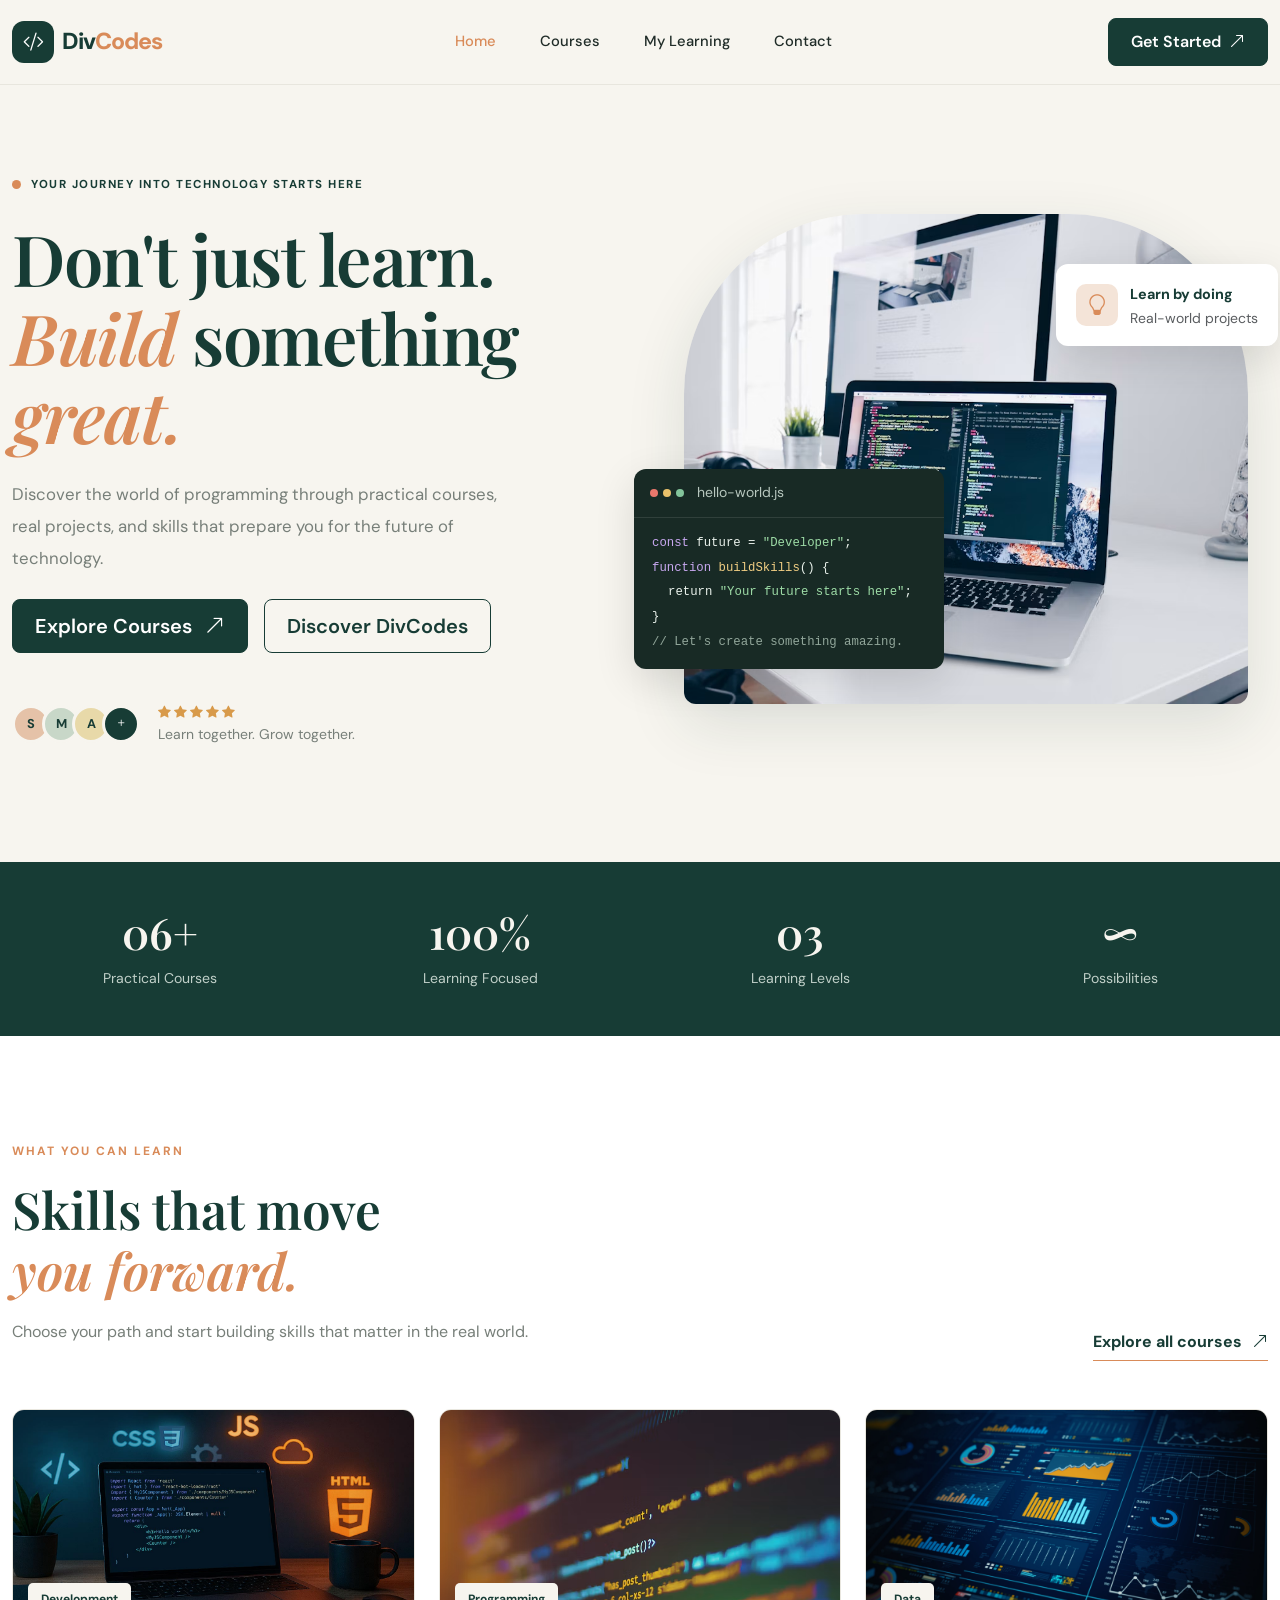
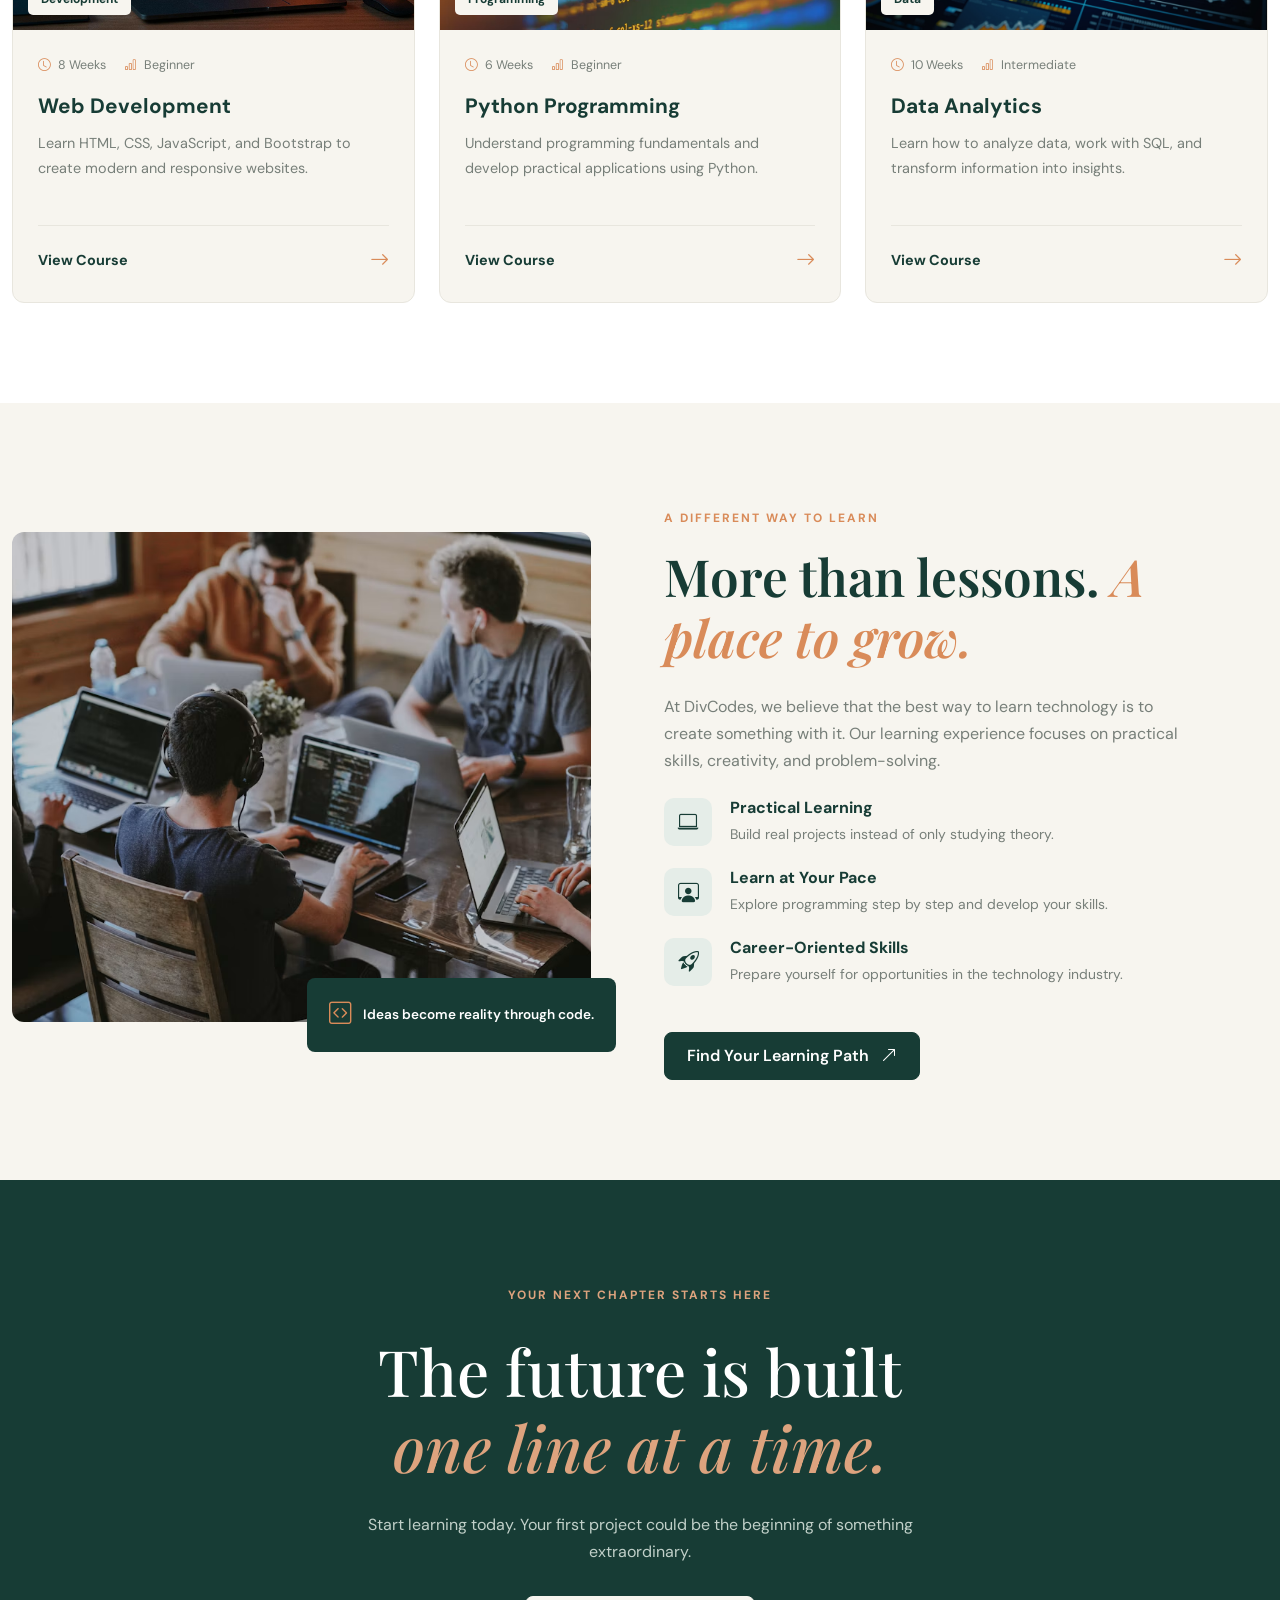
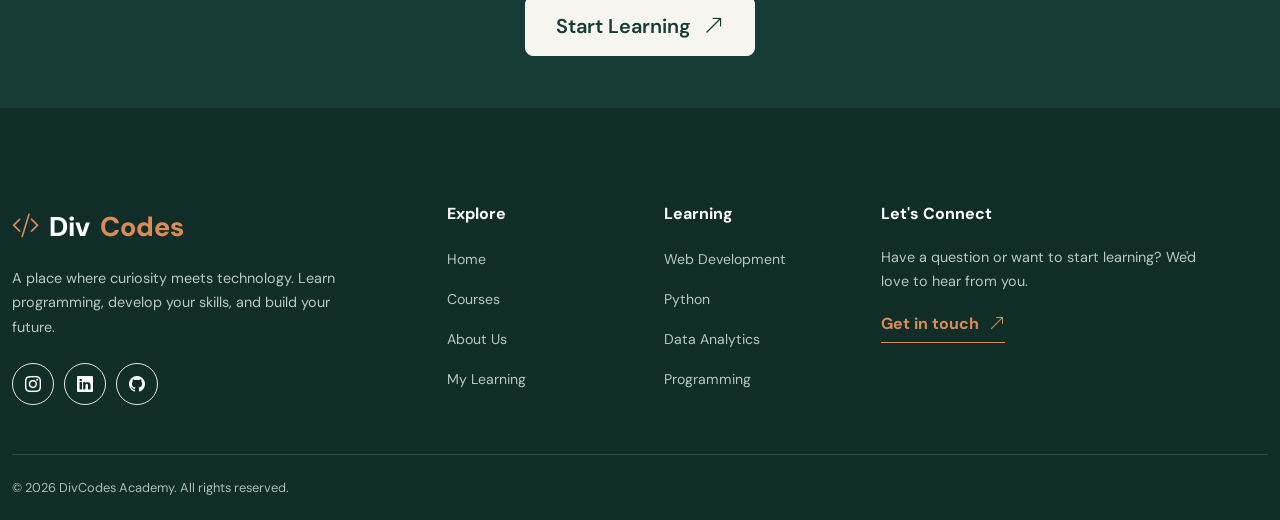
<file: index.html>
<!DOCTYPE html>
<html lang="en">
<head>
    <meta charset="UTF-8">
    <meta name="viewport" content="width=device-width, initial-scale=1.0">

    <title>DivCodes Academy | Learn. Build. Grow.</title>

    <meta name="description" content="Learn programming, web development, and technology with DivCodes Academy. Build real skills through practical courses.">

    <!-- Google Fonts -->
    <link rel="preconnect" href="https://fonts.googleapis.com">
    <link rel="preconnect" href="https://fonts.gstatic.com" crossorigin>

    <link href="https://fonts.googleapis.com/css2?family=DM+Sans:wght@400;500;600;700;800&family=Playfair+Display:wght@500;600;700&display=swap" rel="stylesheet">

    <!-- Bootstrap CSS -->
    <link href="https://cdn.jsdelivr.net/npm/bootstrap@5.3.3/dist/css/bootstrap.min.css" rel="stylesheet">

    <!-- Bootstrap Icons -->
    <link rel="stylesheet" href="https://cdn.jsdelivr.net/npm/bootstrap-icons@1.11.3/font/bootstrap-icons.min.css">

    <!-- Custom CSS -->
    <link rel="stylesheet" href="css/style.css">
</head>

<body>

    <!-- ================= NAVBAR ================= -->

    <nav class="navbar navbar-expand-lg navbar-light bg-cream py-3 sticky-top">
        <div class="container">

            <!-- Brand -->
            <a class="navbar-brand d-flex align-items-center gap-2" href="index.html">

                <span class="brand-icon">
                    <i class="bi bi-code-slash"></i>
                </span>

                <span class="brand-name">
                    Div<span class="brand-dot">Codes</span>
                </span>

            </a>

            <!-- Mobile Toggle -->
            <button class="navbar-toggler border-0 shadow-none"
                    type="button"
                    data-bs-toggle="collapse"
                    data-bs-target="#mainNavbar"
                    aria-controls="mainNavbar"
                    aria-expanded="false"
                    aria-label="Toggle navigation">

                <span class="navbar-toggler-icon"></span>

            </button>

            <!-- Navigation Links -->
            <div class="collapse navbar-collapse" id="mainNavbar">

                <ul class="navbar-nav mx-auto gap-lg-3">

                    <li class="nav-item">
                        <a class="nav-link active" href="index.html">Home</a>
                    </li>

                    <li class="nav-item">
                        <a class="nav-link" href="courses.html">Courses</a>
                    </li>

                    <li class="nav-item">
                        <a class="nav-link" href="my-courses.html">My Learning</a>
                    </li>

                    <li class="nav-item">
                        <a class="nav-link" href="contact.html">Contact</a>
                    </li>

                </ul>

                <!-- Navbar Buttons -->
                <div class="d-flex flex-column flex-lg-row gap-2 mt-3 mt-lg-0">

                    <a href="courses.html" class="btn btn-primary-custom">
                        Get Started
                        <i class="bi bi-arrow-up-right ms-1"></i>
                    </a>

                </div>

            </div>

        </div>
    </nav>


    <!-- ================= HERO SECTION ================= -->

    <header class="hero-section">

        <div class="container">

            <div class="row align-items-center min-vh-75 g-5">

                <!-- Hero Text -->
                <div class="col-lg-6">

                    <div class="hero-label mb-4">

                        <span class="label-dot"></span>

                        YOUR JOURNEY INTO TECHNOLOGY STARTS HERE

                    </div>

                    <h1 class="hero-title">

                        Don't just learn.
                        <span class="highlight-text">Build</span>
                        something
                        <span class="highlight-text">great.</span>

                    </h1>

                    <p class="hero-description mt-4">

                        Discover the world of programming through practical
                        courses, real projects, and skills that prepare you
                        for the future of technology.

                    </p>

                    <!-- Hero Buttons -->
                    <div class="d-flex flex-wrap gap-3 mt-4">

                        <a href="courses.html" class="btn btn-primary-custom btn-lg">

                            Explore Courses

                            <i class="bi bi-arrow-up-right ms-2"></i>

                        </a>

                        <a href="#about" class="btn btn-outline-dark-custom btn-lg">

                            Discover DivCodes

                        </a>

                    </div>

                    <!-- Student Information -->
                    <div class="hero-social-proof mt-5">

                        <div class="avatar-stack">

                            <span class="avatar avatar-one">S</span>
                            <span class="avatar avatar-two">M</span>
                            <span class="avatar avatar-three">A</span>
                            <span class="avatar avatar-four">
                                <i class="bi bi-plus"></i>
                            </span>

                        </div>

                        <div>

                            <div class="rating-stars">
                                <i class="bi bi-star-fill"></i>
                                <i class="bi bi-star-fill"></i>
                                <i class="bi bi-star-fill"></i>
                                <i class="bi bi-star-fill"></i>
                                <i class="bi bi-star-fill"></i>
                            </div>

                            <p class="mb-0 small">
                                Learn together. Grow together.
                            </p>

                        </div>

                    </div>

                </div>


                <!-- Hero Image -->
                <div class="col-lg-6">

                    <div class="hero-visual">

                        <img
                            src="img/hero.avif"
                            alt="Developer working on a computer"
                            class="hero-image"
                        >

                        <!-- Floating Code Card -->
                        <div class="floating-card code-card">

                            <div class="code-card-header">

                                <span class="code-dot red"></span>
                                <span class="code-dot yellow"></span>
                                <span class="code-dot green"></span>

                                <span class="ms-2 small">hello-world.js</span>

                            </div>

                            <div class="code-content">

                                <p><span class="code-purple">const</span> future = <span class="code-green">"Developer"</span>;</p>

                                <p><span class="code-purple">function</span> <span class="code-yellow">buildSkills</span>() {</p>

                                <p class="ps-3">return <span class="code-green">"Your future starts here"</span>;</p>

                                <p>}</p>

                                <p class="mb-0"><span class="code-comment">// Let's create something amazing.</span></p>

                            </div>

                        </div>

                        <!-- Floating Badge -->
                        <div class="floating-card learning-card">

                            <div class="learning-icon">
                                <i class="bi bi-lightbulb"></i>
                            </div>

                            <div>
                                <strong>Learn by doing</strong>
                                <p class="mb-0 small text-muted">Real-world projects</p>
                            </div>

                        </div>

                    </div>

                </div>

            </div>

        </div>

    </header>


    <!-- ================= STATS SECTION ================= -->

    <section class="stats-section">

        <div class="container">

            <div class="row text-center g-4">

                <div class="col-6 col-lg-3">

                    <h2 class="stat-number">06+</h2>
                    <p class="stat-label">Practical Courses</p>

                </div>

                <div class="col-6 col-lg-3">

                    <h2 class="stat-number">100%</h2>
                    <p class="stat-label">Learning Focused</p>

                </div>

                <div class="col-6 col-lg-3">

                    <h2 class="stat-number">03</h2>
                    <p class="stat-label">Learning Levels</p>

                </div>

                <div class="col-6 col-lg-3">

                    <h2 class="stat-number">∞</h2>
                    <p class="stat-label">Possibilities</p>

                </div>

            </div>

        </div>

    </section>


    <!-- ================= FEATURED COURSES ================= -->

    <section class="courses-section section-padding">

        <div class="container">

            <div class="section-heading d-flex flex-column flex-md-row justify-content-between align-items-md-end mb-5">

                <div>

                    <span class="section-label">WHAT YOU CAN LEARN</span>

                    <h2 class="section-title mt-3">

                        Skills that move<br>
                        <span class="serif-text">you forward.</span>

                    </h2>

                    <p class="section-description mt-3">

                        Choose your path and start building skills
                        that matter in the real world.

                    </p>

                </div>

                <a href="courses.html" class="text-link mt-3 mt-md-0">

                    Explore all courses

                    <i class="bi bi-arrow-up-right"></i>

                </a>

            </div>


            <div class="row g-4">

                <!-- Course 1 -->
                <div class="col-md-6 col-lg-4">

                    <article class="course-card h-100">

                        <div class="course-image-wrapper">

                            <img
                                src="img/web-development.jpg"
                                alt="Web development workspace"
                                class="course-image"
                                loading="lazy"
                            >

                            <span class="course-category">Development</span>

                        </div>

                        <div class="course-body">

                            <div class="course-meta">

                                <span>
                                    <i class="bi bi-clock"></i>
                                    8 Weeks
                                </span>

                                <span>
                                    <i class="bi bi-bar-chart"></i>
                                    Beginner
                                </span>

                            </div>

                            <h3>Web Development</h3>

                            <p>

                                Learn HTML, CSS, JavaScript, and Bootstrap
                                to create modern and responsive websites.

                            </p>

                            <a href="course-details.html?id=web-development" class="course-link">

                                View Course

                                <i class="bi bi-arrow-right"></i>

                            </a>

                        </div>

                    </article>

                </div>


                <!-- Course 2 -->
                <div class="col-md-6 col-lg-4">

                    <article class="course-card h-100">

                        <div class="course-image-wrapper">

                            <img
                                src="img/python.avif"
                                alt="Python programming code"
                                class="course-image"
                                loading="lazy"
                            >

                            <span class="course-category">Programming</span>

                        </div>

                        <div class="course-body">

                            <div class="course-meta">

                                <span>
                                    <i class="bi bi-clock"></i>
                                    6 Weeks
                                </span>

                                <span>
                                    <i class="bi bi-bar-chart"></i>
                                    Beginner
                                </span>

                            </div>

                            <h3>Python Programming</h3>

                            <p>

                                Understand programming fundamentals and
                                develop practical applications using Python.

                            </p>

                            <a href="course-details.html?id=python" class="course-link">

                                View Course

                                <i class="bi bi-arrow-right"></i>

                            </a>

                        </div>

                    </article>

                </div>


                <!-- Course 3 -->
                <div class="col-md-6 col-lg-4">

                    <article class="course-card h-100">

                        <div class="course-image-wrapper">

                            <img
                                src="img/data-analytics.jpg"
                                alt="Data analytics dashboard"
                                class="course-image"
                                loading="lazy"
                            >

                            <span class="course-category">Data</span>

                        </div>

                        <div class="course-body">

                            <div class="course-meta">

                                <span>
                                    <i class="bi bi-clock"></i>
                                    10 Weeks
                                </span>

                                <span>
                                    <i class="bi bi-bar-chart"></i>
                                    Intermediate
                                </span>

                            </div>

                            <h3>Data Analytics</h3>

                            <p>

                                Learn how to analyze data, work with SQL,
                                and transform information into insights.

                            </p>

                            <a href="course-details.html?id=data-analytics" class="course-link">

                                View Course

                                <i class="bi bi-arrow-right"></i>

                            </a>

                        </div>

                    </article>

                </div>

            </div>

        </div>

    </section>


    <!-- ================= ABOUT SECTION ================= -->

    <section class="about-section section-padding" id="about">

        <div class="container">

            <div class="row align-items-center g-5">

                <!-- About Image -->
                <div class="col-lg-6">

                    <div class="about-image-wrapper">

                        <img
                            src="img/divcodes.avif"
                            alt="People collaborating and learning together"
                            class="about-image"
                            loading="lazy"
                        >

                        <div class="about-image-caption">

                            <i class="bi bi-code-square"></i>

                            <span>Ideas become reality through code.</span>

                        </div>

                    </div>

                </div>


                <!-- About Content -->
                <div class="col-lg-6">

                    <span class="section-label">A DIFFERENT WAY TO LEARN</span>

                    <h2 class="section-title mt-3">

                        More than lessons.
                        <span class="serif-text">A place to grow.</span>

                    </h2>

                    <p class="section-description mt-4">

                        At DivCodes, we believe that the best way to learn
                        technology is to create something with it.

                        Our learning experience focuses on practical skills,
                        creativity, and problem-solving.

                    </p>


                    <!-- Benefits -->
                    <div class="about-feature mt-4">

                        <div class="feature-icon">
                            <i class="bi bi-laptop"></i>
                        </div>

                        <div>

                            <h5>Practical Learning</h5>

                            <p>Build real projects instead of only studying theory.</p>

                        </div>

                    </div>


                    <div class="about-feature">

                        <div class="feature-icon">
                            <i class="bi bi-person-workspace"></i>
                        </div>

                        <div>

                            <h5>Learn at Your Pace</h5>

                            <p>Explore programming step by step and develop your skills.</p>

                        </div>

                    </div>


                    <div class="about-feature">

                        <div class="feature-icon">
                            <i class="bi bi-rocket-takeoff"></i>
                        </div>

                        <div>

                            <h5>Career-Oriented Skills</h5>

                            <p>Prepare yourself for opportunities in the technology industry.</p>

                        </div>

                    </div>

                


                    <a href="courses.html" class="btn btn-primary-custom mt-4">

                        Find Your Learning Path

                        <i class="bi bi-arrow-up-right ms-2"></i>

                    </a>

                </div>

            </div>

        </div>

    </section>


    <!-- ================= CTA SECTION ================= -->

    <section class="cta-section section-padding">

        <div class="container">

            <div class="cta-content text-center">

                <span class="cta-label">YOUR NEXT CHAPTER STARTS HERE</span>

                <h2>

                    The future is built<br>
                    <span class="serif-text">one line at a time.</span>

                </h2>

                <p>

                    Start learning today. Your first project could be
                    the beginning of something extraordinary.

                </p>

                <a href="courses.html" class="btn btn-light btn-lg cta-button">

                    Start Learning

                    <i class="bi bi-arrow-up-right ms-2"></i>

                </a>

            </div>

        </div>

    </section>


    <!-- ================= FOOTER ================= -->

    <footer class="footer-section">

        <div class="container">

            <div class="row g-5 py-5">

                <!-- Brand Information -->
                <div class="col-lg-4">

                    <a href="index.html" class="footer-brand">

                        <i class="bi bi-code-slash"></i>

                        Div<span>Codes</span>

                    </a>

                    <p class="footer-description mt-3">

                        A place where curiosity meets technology.
                        Learn programming, develop your skills,
                        and build your future.

                    </p>

                    <div class="social-links mt-4">

                        <a href="#" aria-label="Instagram">
                            <i class="bi bi-instagram"></i>
                        </a>

                        <a href="#" aria-label="LinkedIn">
                            <i class="bi bi-linkedin"></i>
                        </a>

                        <a href="#" aria-label="GitHub">
                            <i class="bi bi-github"></i>
                        </a>

                    </div>

                </div>


                <!-- Quick Links -->
                <div class="col-6 col-lg-2">

                    <h5>Explore</h5>

                    <ul class="footer-links">

                        <li><a href="index.html">Home</a></li>
                        <li><a href="courses.html">Courses</a></li>
                        <li><a href="#about">About Us</a></li>
                        <li><a href="my-courses.html">My Learning</a></li>

                    </ul>

                </div>


                <!-- Learning -->
                <div class="col-6 col-lg-2">

                    <h5>Learning</h5>

                    <ul class="footer-links">

                        <li><a href="courses.html">Web Development</a></li>
                        <li><a href="courses.html">Python</a></li>
                        <li><a href="courses.html">Data Analytics</a></li>
                        <li><a href="courses.html">Programming</a></li>

                    </ul>

                </div>


                <!-- Contact -->
                <div class="col-lg-4">

                    <h5>Let's Connect</h5>

                    <p class="footer-description">

                        Have a question or want to start learning?
                        We'd love to hear from you.

                    </p>

                    <a href="contact.html" class="footer-contact-link">

                        Get in touch

                        <i class="bi bi-arrow-up-right"></i>

                    </a>

                </div>

            </div>


            <!-- Footer Bottom -->
            <div class="footer-bottom d-flex flex-column flex-md-row justify-content-between gap-2">

                <p class="mb-0">

                    © 2026 DivCodes Academy. All rights reserved.

                </p>

            </div>

        </div>

    </footer>


    <!-- Bootstrap JavaScript -->
    <script src="https://cdn.jsdelivr.net/npm/bootstrap@5.3.3/dist/js/bootstrap.bundle.min.js"></script>

    <!-- Custom JavaScript -->
    <script src="js/main.js"></script>

</body>
</html>
</file>
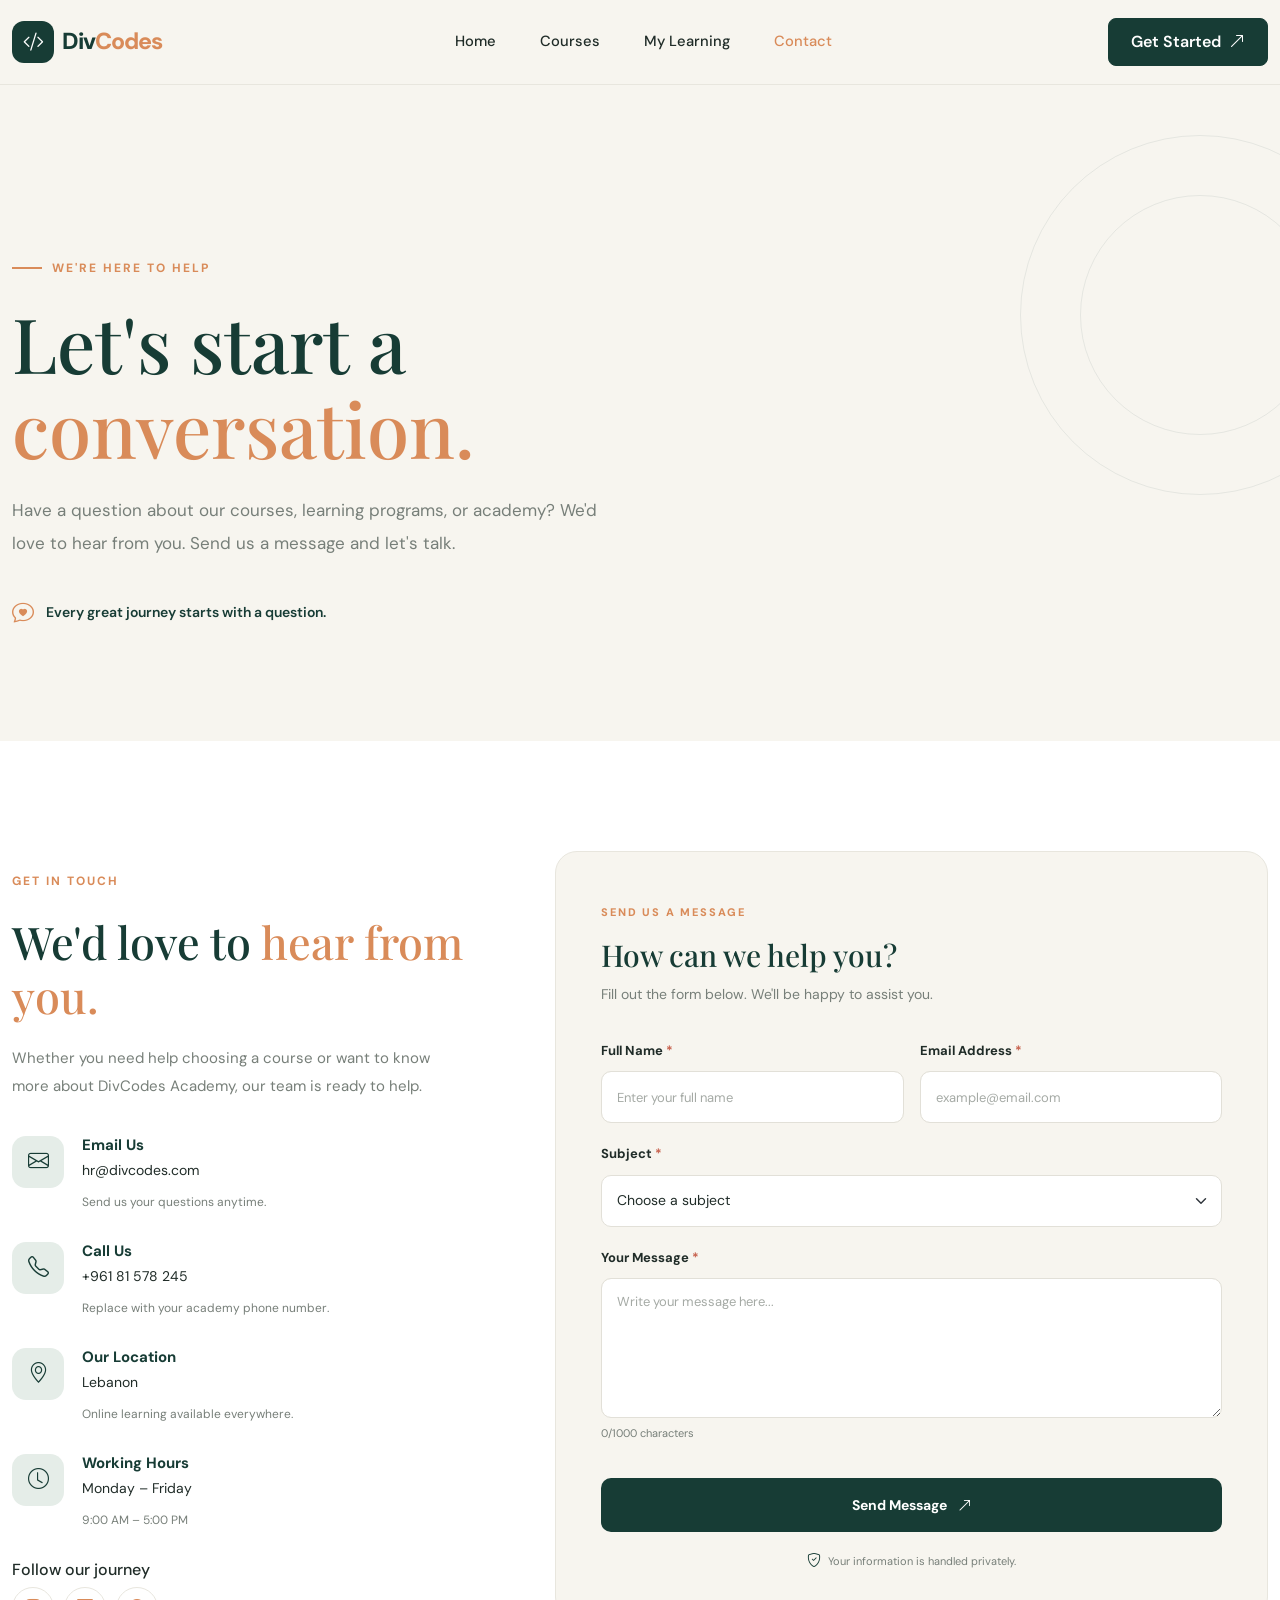
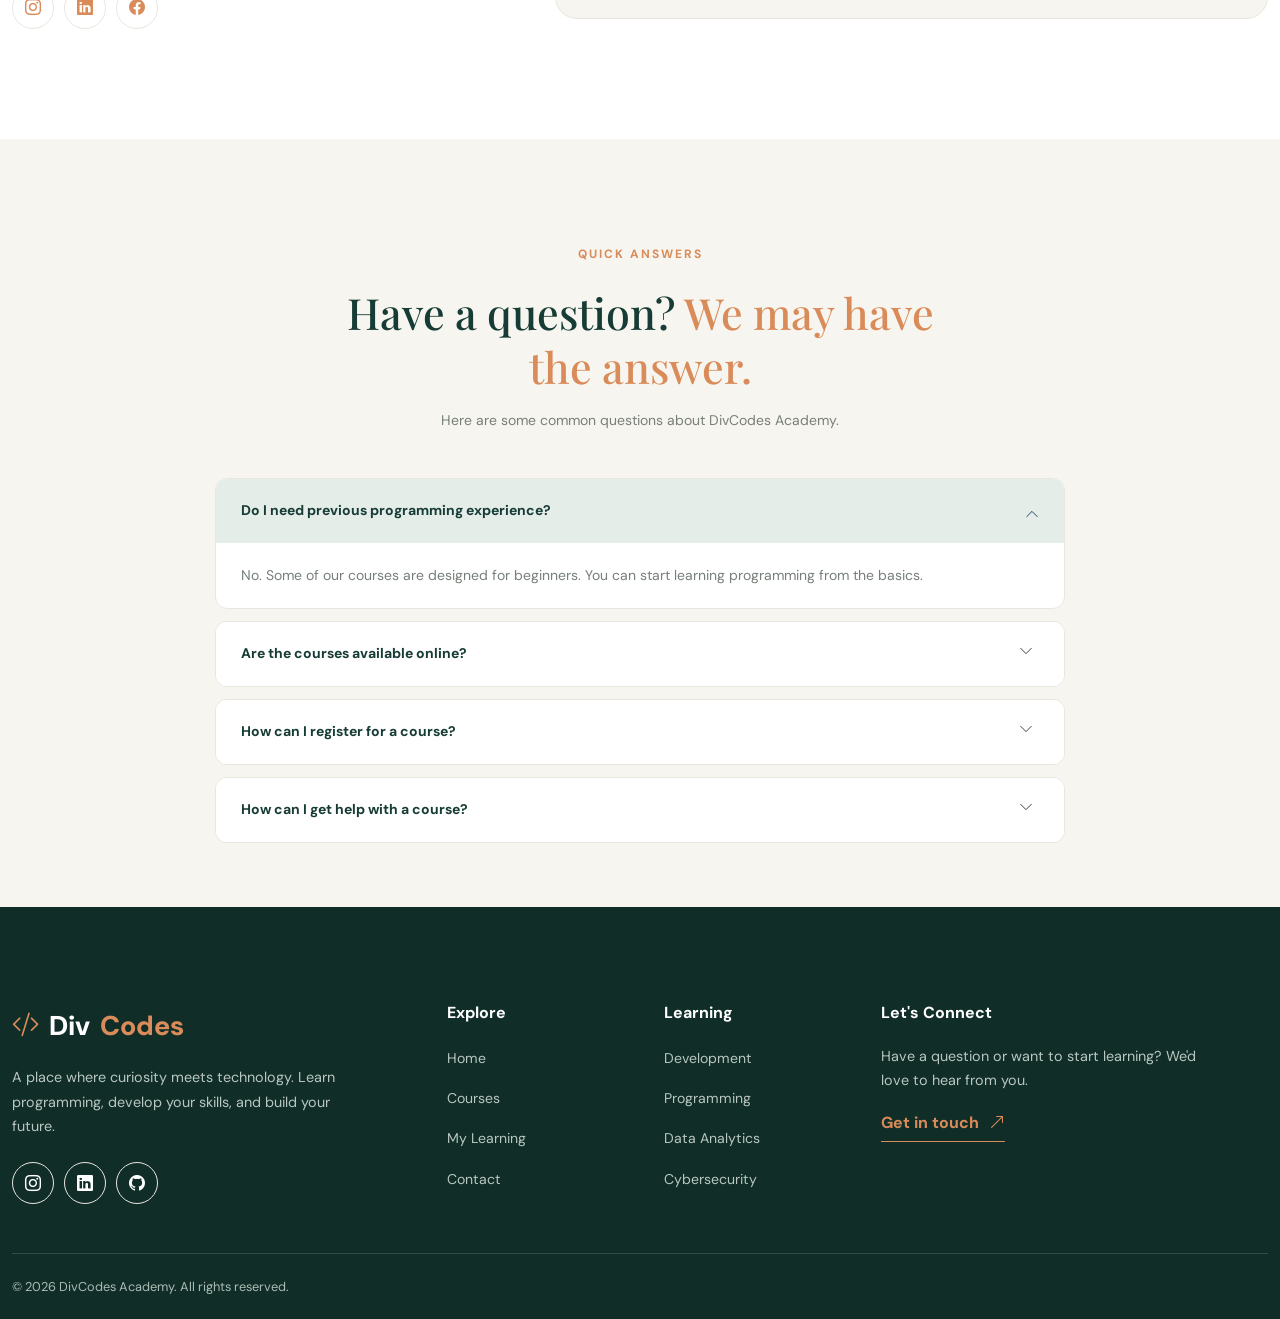
<file: contact.html>
<!DOCTYPE html>
<html lang="en">
<head>
    <meta charset="UTF-8">
    <meta name="viewport" content="width=device-width, initial-scale=1.0">

    <meta name="description" content="Contact DivCodes Academy for information about our programming and technology courses.">

    <title>Contact Us | DivCodes Academy</title>

    <!-- Google Fonts -->
    <link rel="preconnect" href="https://fonts.googleapis.com">
    <link rel="preconnect" href="https://fonts.gstatic.com" crossorigin>

    <link href="https://fonts.googleapis.com/css2?family=DM+Sans:wght@400;500;600;700;800&family=Playfair+Display:wght@600;700&display=swap" rel="stylesheet">

    <!-- Bootstrap CSS -->
    <link href="https://cdn.jsdelivr.net/npm/bootstrap@5.3.3/dist/css/bootstrap.min.css" rel="stylesheet">

    <!-- Bootstrap Icons -->
    <link rel="stylesheet" href="https://cdn.jsdelivr.net/npm/bootstrap-icons@1.11.3/font/bootstrap-icons.min.css">

    <!-- Main CSS -->
    <link rel="stylesheet" href="css/style.css">
</head>

<body>

<!-- ================= NAVBAR ================= -->

<nav class="navbar navbar-expand-lg navbar-light bg-cream py-3 sticky-top">
        <div class="container">

            <!-- Brand -->
            <a class="navbar-brand d-flex align-items-center gap-2" href="index.html">

                <span class="brand-icon">
                    <i class="bi bi-code-slash"></i>
                </span>

                <span class="brand-name">
                    Div<span class="brand-dot">Codes</span>
                </span>

            </a>

            <!-- Mobile Toggle -->
            <button class="navbar-toggler border-0 shadow-none"
                    type="button"
                    data-bs-toggle="collapse"
                    data-bs-target="#mainNavbar"
                    aria-controls="mainNavbar"
                    aria-expanded="false"
                    aria-label="Toggle navigation">

                <span class="navbar-toggler-icon"></span>

            </button>

            <!-- Navigation Links -->
            <div class="collapse navbar-collapse" id="mainNavbar">

                <ul class="navbar-nav mx-auto gap-lg-3">

                    <li class="nav-item">
                        <a class="nav-link active" href="index.html">Home</a>
                    </li>

                    <li class="nav-item">
                        <a class="nav-link" href="courses.html">Courses</a>
                    </li>

                    <li class="nav-item">
                        <a class="nav-link" href="my-courses.html">My Learning</a>
                    </li>

                    <li class="nav-item">
                        <a class="nav-link" href="contact.html">Contact</a>
                    </li>

                </ul>

                <!-- Navbar Buttons -->
                <div class="d-flex flex-column flex-lg-row gap-2 mt-3 mt-lg-0">

                    <a href="courses.html" class="btn btn-primary-custom">
                        Get Started
                        <i class="bi bi-arrow-up-right ms-1"></i>
                    </a>

                </div>

            </div>

        </div>
    </nav>


<!-- ================= CONTACT HERO ================= -->

<section class="contact-hero">

    <div class="container">

        <div class="contact-hero-content">

            <span class="section-eyebrow">
                <span class="eyebrow-line"></span>
                WE'RE HERE TO HELP
            </span>

            <h1>
                Let's start a
                <span>conversation.</span>
            </h1>

            <p>
                Have a question about our courses, learning programs,
                or academy? We'd love to hear from you.
                Send us a message and let's talk.
            </p>

            <div class="contact-hero-note">
                <i class="bi bi-chat-heart"></i>
                <span>Every great journey starts with a question.</span>
            </div>

        </div>

    </div>

    <div class="contact-hero-decoration decoration-one"></div>
    <div class="contact-hero-decoration decoration-two"></div>

</section>


<!-- ================= CONTACT SECTION ================= -->

<section class="contact-section">

    <div class="container">

        <div class="row g-5">

            <!-- CONTACT INFORMATION -->

            <div class="col-lg-5">

                <div class="contact-information">

                    <span class="section-eyebrow">
                        GET IN TOUCH
                    </span>

                    <h2>
                        We'd love to
                        <span>hear from you.</span>
                    </h2>

                    <p class="contact-description">
                        Whether you need help choosing a course or
                        want to know more about DivCodes Academy,
                        our team is ready to help.
                    </p>


                    <!-- EMAIL -->

                    <div class="contact-info-item">

                        <div class="contact-info-icon">
                            <i class="bi bi-envelope"></i>
                        </div>

                        <div>
                            <h6>Email Us</h6>
                            <a href="mailto:hello@divcodes.com">
                                hr@divcodes.com
                            </a>
                            <small>Send us your questions anytime.</small>
                        </div>

                    </div>


                    <!-- PHONE -->

                    <div class="contact-info-item">

                        <div class="contact-info-icon">
                            <i class="bi bi-telephone"></i>
                        </div>

                        <div>
                            <h6>Call Us</h6>
                            <a href="tel:+96100000000">
                                +961 81 578 245
                            </a>
                            <small>Replace with your academy phone number.</small>
                        </div>

                    </div>


                    <!-- LOCATION -->

                    <div class="contact-info-item">

                        <div class="contact-info-icon">
                            <i class="bi bi-geo-alt"></i>
                        </div>

                        <div>
                            <h6>Our Location</h6>
                            <p>Lebanon</p>
                            <small>Online learning available everywhere.</small>
                        </div>

                    </div>


                    <!-- WORKING HOURS -->

                    <div class="contact-info-item">

                        <div class="contact-info-icon">
                            <i class="bi bi-clock"></i>
                        </div>

                        <div>
                            <h6>Working Hours</h6>
                            <p>Monday – Friday</p>
                            <small>9:00 AM – 5:00 PM</small>
                        </div>

                    </div>


                    <!-- SOCIAL LINKS -->

                    <div class="contact-socials">

                        <h6>Follow our journey</h6>

                        <div class="social-links">

                            <a href="#" aria-label="Instagram">
                                <i class="bi bi-instagram"></i>
                            </a>

                            <a href="#" aria-label="LinkedIn">
                                <i class="bi bi-linkedin"></i>
                            </a>

                            <a href="#" aria-label="Facebook">
                                <i class="bi bi-facebook"></i>
                            </a>

                        </div>

                    </div>

                </div>

            </div>


            <!-- CONTACT FORM -->

            <div class="col-lg-7">

                <div class="contact-form-card">

                    <div class="form-heading">

                        <span class="form-label-top">
                            SEND US A MESSAGE
                        </span>

                        <h3>How can we help you?</h3>

                        <p>
                            Fill out the form below.
                            We'll be happy to assist you.
                        </p>

                    </div>


                    <!-- SUCCESS MESSAGE -->

                    <div id="contactSuccess" class="alert alert-success d-none" role="status">

                        <i class="bi bi-check-circle-fill me-2"></i>

                        <span id="contactSuccessText">
                            Your message has been received.
                        </span>

                    </div>


                    <form id="contactForm" novalidate>

                        <div class="row g-3">

                            <!-- NAME -->

                            <div class="col-md-6">

                                <label for="contactName" class="form-label">
                                    Full Name <span>*</span>
                                </label>

                                <input
                                    type="text"
                                    class="form-control"
                                    id="contactName"
                                    name="name"
                                    placeholder="Enter your full name"
                                    minlength="3"
                                    maxlength="80"
                                    required
                                >

                                <div class="invalid-feedback">
                                    Please enter your full name.
                                </div>

                            </div>


                            <!-- EMAIL -->

                            <div class="col-md-6">

                                <label for="contactEmail" class="form-label">
                                    Email Address <span>*</span>
                                </label>

                                <input
                                    type="email"
                                    class="form-control"
                                    id="contactEmail"
                                    name="email"
                                    placeholder="example@email.com"
                                    required
                                >

                                <div class="invalid-feedback">
                                    Please enter a valid email address.
                                </div>

                            </div>


                            <!-- SUBJECT -->

                            <div class="col-12">

                                <label for="contactSubject" class="form-label">
                                    Subject <span>*</span>
                                </label>

                                <select
                                    class="form-select"
                                    id="contactSubject"
                                    name="subject"
                                    required
                                >

                                    <option value="" selected disabled>
                                        Choose a subject
                                    </option>

                                    <option value="Course Information">
                                        Course Information
                                    </option>

                                    <option value="Technical Support">
                                        Technical Support
                                    </option>

                                    <option value="Registration Questions">
                                        Registration Questions
                                    </option>

                                    <option value="Partnership">
                                        Partnership
                                    </option>

                                    <option value="Other">
                                        Other
                                    </option>

                                </select>

                                <div class="invalid-feedback">
                                    Please select a subject.
                                </div>

                            </div>


                            <!-- MESSAGE -->

                            <div class="col-12">

                                <label for="contactMessage" class="form-label">
                                    Your Message <span>*</span>
                                </label>

                                <textarea
                                    class="form-control"
                                    id="contactMessage"
                                    name="message"
                                    rows="5"
                                    maxlength="1000"
                                    placeholder="Write your message here..."
                                    required
                                ></textarea>

                                <div class="message-footer">

                                    <div class="invalid-feedback">
                                        Please write your message.
                                    </div>

                                    <small>
                                        <span id="messageCounter">0</span>/1000 characters
                                    </small>

                                </div>

                            </div>


                            <!-- SUBMIT -->

                            <div class="col-12">

                                <button
                                    type="submit"
                                    class="btn btn-contact-submit"
                                    id="contactSubmitButton"
                                >

                                    Send Message

                                    <i class="bi bi-arrow-up-right ms-2"></i>

                                </button>

                                <p class="form-privacy-note">
                                    <i class="bi bi-shield-check"></i>
                                    Your information is handled privately.
                                </p>

                            </div>

                        </div>

                    </form>

                </div>

            </div>

        </div>

    </div>

</section>


<!-- ================= FAQ SECTION ================= -->

<section class="contact-faq">

    <div class="container">

        <div class="faq-heading text-center">

            <span class="section-eyebrow">
                QUICK ANSWERS
            </span>

            <h2>
                Have a question?
                <span>We may have the answer.</span>
            </h2>

            <p>
                Here are some common questions about DivCodes Academy.
            </p>

        </div>


        <div class="accordion faq-accordion" id="contactFAQ">


            <div class="accordion-item">

                <h2 class="accordion-header">

                    <button
                        class="accordion-button"
                        type="button"
                        data-bs-toggle="collapse"
                        data-bs-target="#faqOne"
                        aria-expanded="true"
                        aria-controls="faqOne"
                    >
                        Do I need previous programming experience?
                    </button>

                </h2>

                <div
                    id="faqOne"
                    class="accordion-collapse collapse show"
                    data-bs-parent="#contactFAQ"
                >

                    <div class="accordion-body">
                        No. Some of our courses are designed for beginners.
                        You can start learning programming from the basics.
                    </div>

                </div>

            </div>


            <div class="accordion-item">

                <h2 class="accordion-header">

                    <button
                        class="accordion-button collapsed"
                        type="button"
                        data-bs-toggle="collapse"
                        data-bs-target="#faqTwo"
                        aria-expanded="false"
                        aria-controls="faqTwo"
                    >
                        Are the courses available online?
                    </button>

                </h2>

                <div
                    id="faqTwo"
                    class="accordion-collapse collapse"
                    data-bs-parent="#contactFAQ"
                >

                    <div class="accordion-body">
                        Yes. DivCodes Academy is designed to make
                        technology education accessible through online learning.
                    </div>

                </div>

            </div>


            <div class="accordion-item">

                <h2 class="accordion-header">

                    <button
                        class="accordion-button collapsed"
                        type="button"
                        data-bs-toggle="collapse"
                        data-bs-target="#faqThree"
                        aria-expanded="false"
                        aria-controls="faqThree"
                    >
                        How can I register for a course?
                    </button>

                </h2>

                <div
                    id="faqThree"
                    class="accordion-collapse collapse"
                    data-bs-parent="#contactFAQ"
                >

                    <div class="accordion-body">
                        Visit our Courses page, choose a course,
                        and click the enrollment button to complete
                        the registration form.
                    </div>

                </div>

            </div>


            <div class="accordion-item">

                <h2 class="accordion-header">

                    <button
                        class="accordion-button collapsed"
                        type="button"
                        data-bs-toggle="collapse"
                        data-bs-target="#faqFour"
                        aria-expanded="false"
                        aria-controls="faqFour"
                    >
                        How can I get help with a course?
                    </button>

                </h2>

                <div
                    id="faqFour"
                    class="accordion-collapse collapse"
                    data-bs-parent="#contactFAQ"
                >

                    <div class="accordion-body">
                        You can use this contact form and select
                        Technical Support as your subject.
                    </div>

                </div>

            </div>

        </div>

    </div>

</section>



<!-- ================= FOOTER ================= -->
   <footer class="footer-section">

        <div class="container">

            <div class="row g-5 py-5">

                <div class="col-lg-4">

                    <a href="index.html" class="footer-brand">

                        <i class="bi bi-code-slash"></i>

                        Div<span>Codes</span>

                    </a>

                    <p class="footer-description mt-3">

                        A place where curiosity meets technology.
                        Learn programming, develop your skills,
                        and build your future.

                    </p>

                    <div class="social-links mt-4">

                        <a href="#" aria-label="Instagram">
                            <i class="bi bi-instagram"></i>
                        </a>

                        <a href="#" aria-label="LinkedIn">
                            <i class="bi bi-linkedin"></i>
                        </a>

                        <a href="#" aria-label="GitHub">
                            <i class="bi bi-github"></i>
                        </a>

                    </div>

                </div>


                <div class="col-6 col-lg-2">

                    <h5>Explore</h5>

                    <ul class="footer-links">

                        <li><a href="index.html">Home</a></li>
                        <li><a href="courses.html">Courses</a></li>
                        <li><a href="my-courses.html">My Learning</a></li>
                        <li><a href="register.html">Contact</a></li>

                    </ul>

                </div>


                <div class="col-6 col-lg-2">

                    <h5>Learning</h5>

                    <ul class="footer-links">

                        <li><a href="courses.html">Development</a></li>
                        <li><a href="courses.html">Programming</a></li>
                        <li><a href="courses.html">Data Analytics</a></li>
                        <li><a href="courses.html">Cybersecurity</a></li>

                    </ul>

                </div>


                <div class="col-lg-4">

                    <h5>Let's Connect</h5>

                    <p class="footer-description">

                        Have a question or want to start learning?
                        We'd love to hear from you.

                    </p>

                    <a href="register.html" class="footer-contact-link">

                        Get in touch

                        <i class="bi bi-arrow-up-right"></i>

                    </a>

                </div>

            </div>


            <div class="footer-bottom d-flex flex-column flex-md-row justify-content-between gap-2">

                <p class="mb-0">

                    © <span class="current-year"></span> DivCodes Academy.

                    All rights reserved.

                </p>

            </div>

        </div>

    </footer>



<!-- Bootstrap JS -->

<script src="https://cdn.jsdelivr.net/npm/bootstrap@5.3.3/dist/js/bootstrap.bundle.min.js"></script>

<!-- Shared JS -->

<script src="js/main.js"></script>

<!-- Contact JS -->

<script src="js/contact.js"></script>

</body>
</html>
</file>
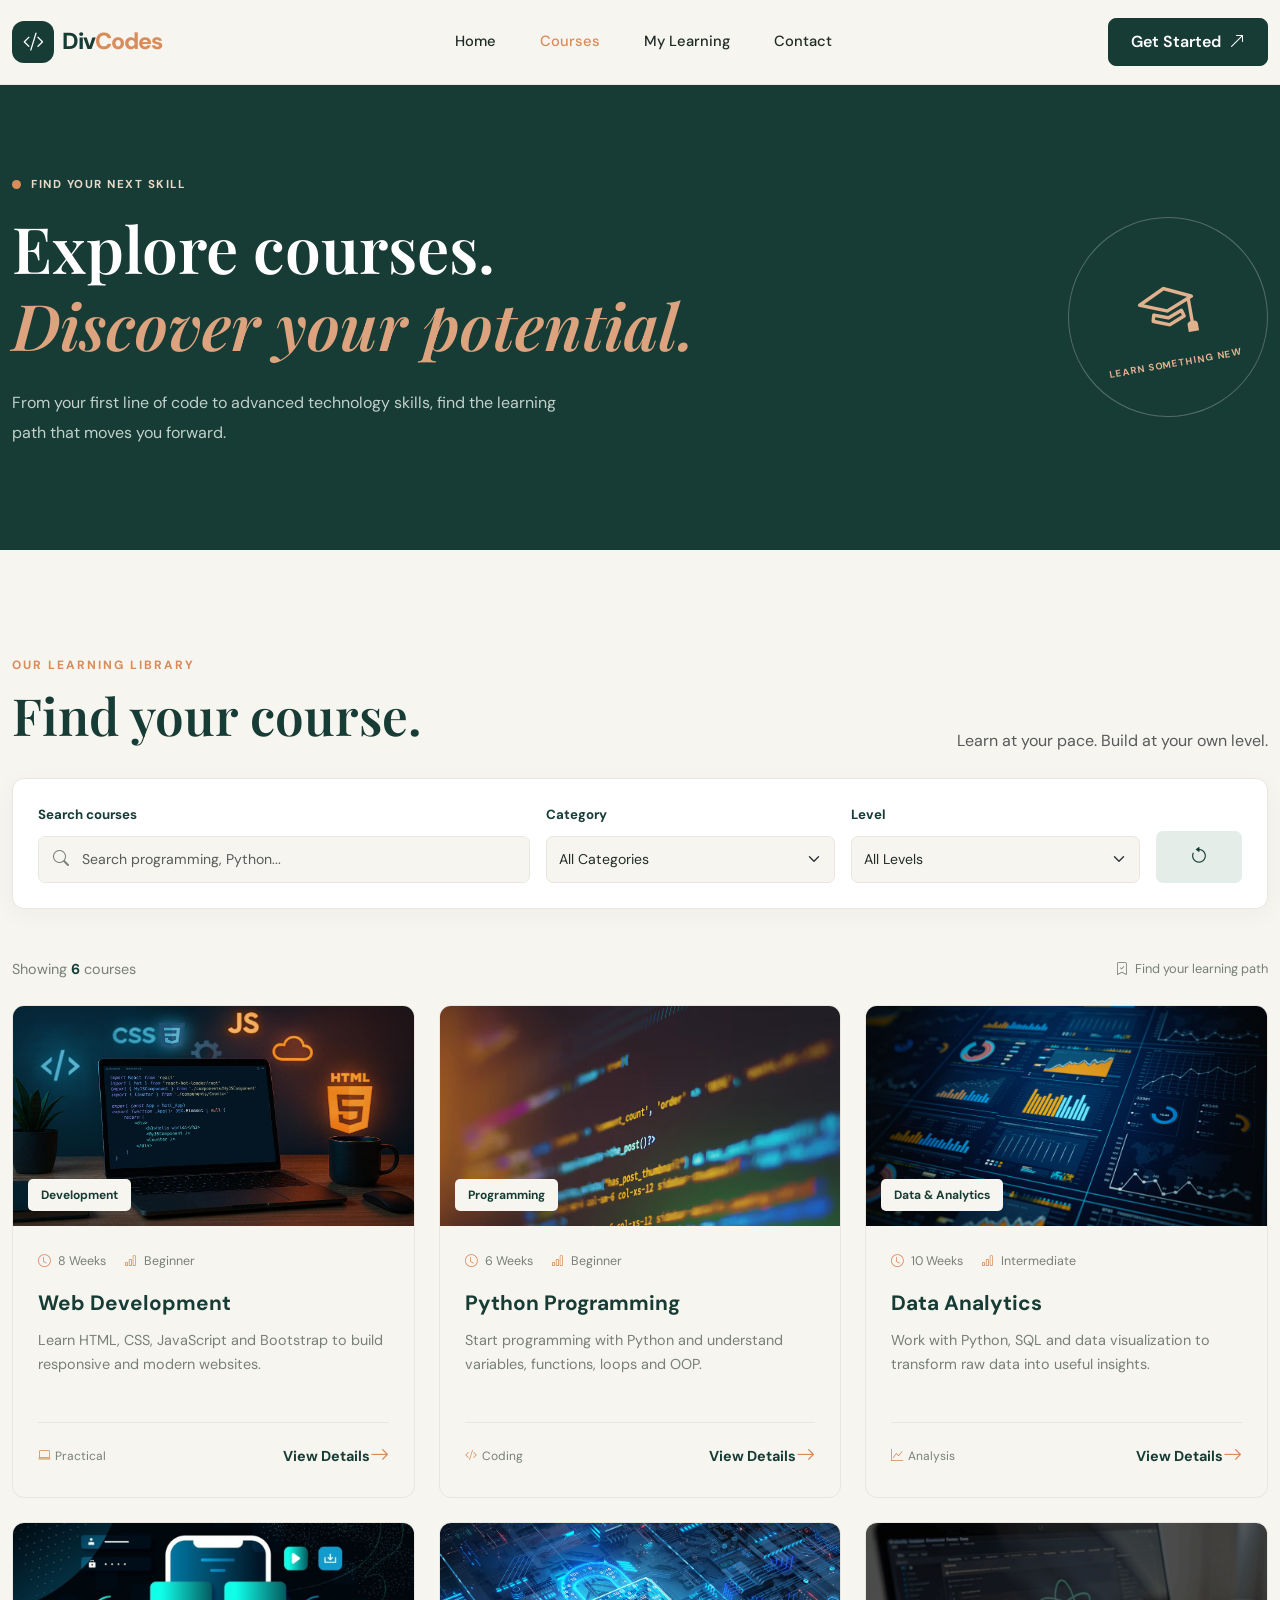
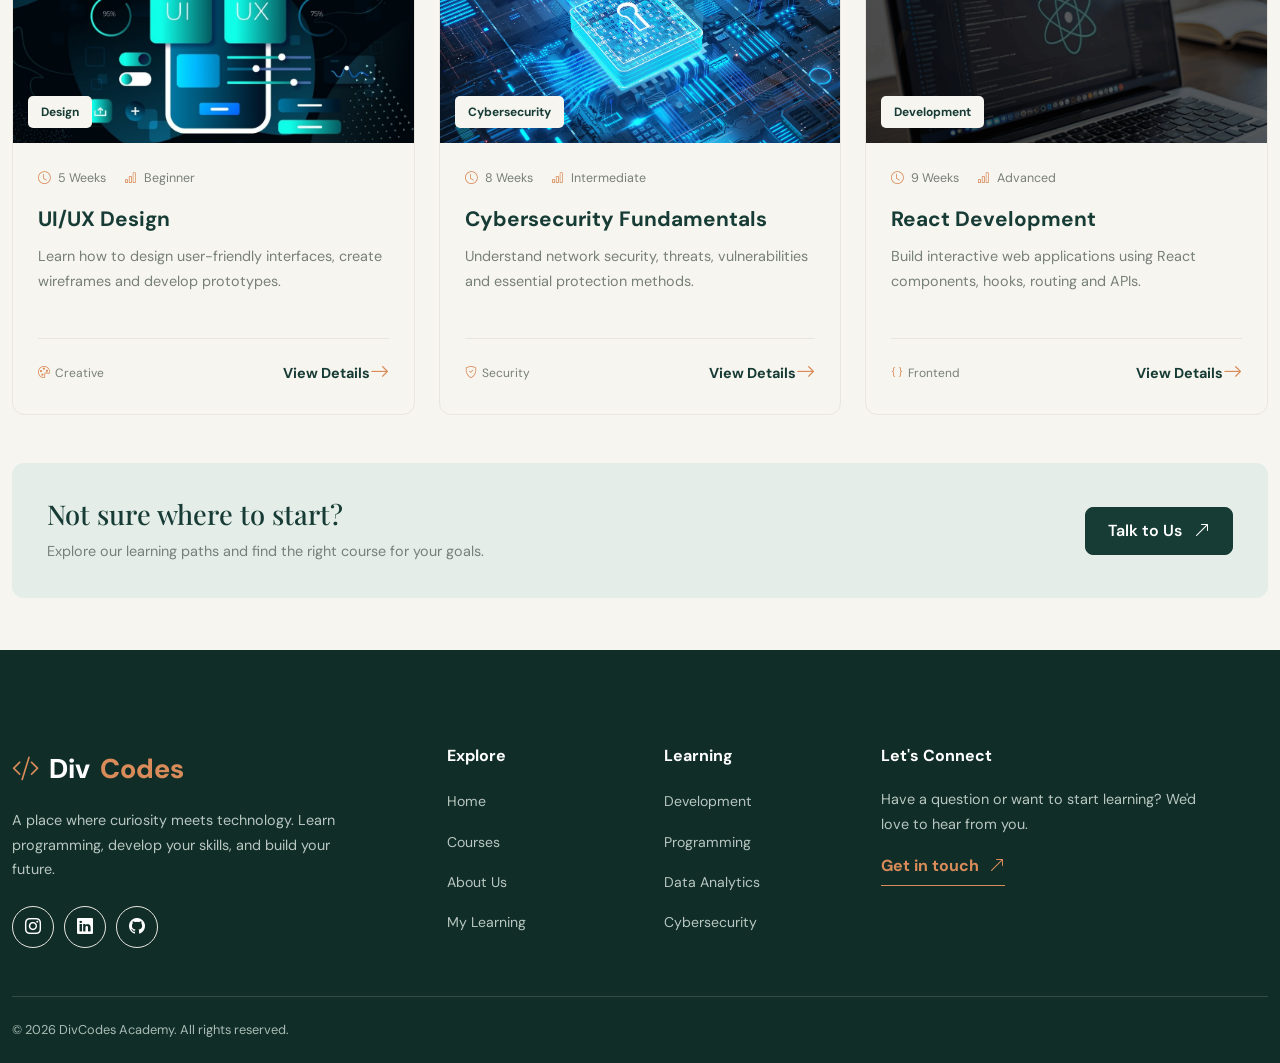
<file: courses.html>
<!DOCTYPE html>
<html lang="en">

<head>

    <meta charset="UTF-8">
    <meta name="viewport" content="width=device-width, initial-scale=1.0">

    <title>Explore Courses | DivCodes Academy</title>

    <meta name="description" content="Explore programming, web development, Python, data analytics and technology courses at DivCodes Academy.">

    <!-- Google Fonts -->
    <link rel="preconnect" href="https://fonts.googleapis.com">
    <link rel="preconnect" href="https://fonts.gstatic.com" crossorigin>

    <link href="https://fonts.googleapis.com/css2?family=DM+Sans:wght@400;500;600;700;800&family=Playfair+Display:wght@500;600;700&display=swap" rel="stylesheet">

    <!-- Bootstrap CSS -->
    <link href="https://cdn.jsdelivr.net/npm/bootstrap@5.3.3/dist/css/bootstrap.min.css" rel="stylesheet">

    <!-- Bootstrap Icons -->
    <link rel="stylesheet" href="https://cdn.jsdelivr.net/npm/bootstrap-icons@1.11.3/font/bootstrap-icons.min.css">

    <!-- Main CSS -->
    <link rel="stylesheet" href="css/style.css">


</head>

<body>

    <!-- ================= NAVBAR ================= -->

    <nav class="navbar navbar-expand-lg navbar-light bg-cream py-3 sticky-top">

        <div class="container">

            <a class="navbar-brand d-flex align-items-center gap-2" href="index.html">

                <span class="brand-icon">
                    <i class="bi bi-code-slash"></i>
                </span>

                <span class="brand-name">
                    Div<span class="brand-dot">Codes</span>
                </span>

            </a>

            <button class="navbar-toggler border-0 shadow-none"
                    type="button"
                    data-bs-toggle="collapse"
                    data-bs-target="#mainNavbar"
                    aria-controls="mainNavbar"
                    aria-expanded="false"
                    aria-label="Toggle navigation">

                <span class="navbar-toggler-icon"></span>

            </button>

            <div class="collapse navbar-collapse" id="mainNavbar">

                <ul class="navbar-nav mx-auto gap-lg-3">

                    <li class="nav-item">
                        <a class="nav-link" href="index.html">Home</a>
                    </li>

                    <li class="nav-item">
                        <a class="nav-link active" href="courses.html">Courses</a>
                    </li>

                    <li class="nav-item">
                        <a class="nav-link" href="my-courses.html">My Learning</a>
                    </li>

                    <li class="nav-item">
                        <a class="nav-link" href="contact.html">Contact</a>
                    </li>

                </ul>

                <div class="d-flex flex-column flex-lg-row gap-2 mt-3 mt-lg-0">

                    <a href="register.html" class="btn btn-primary-custom">
                        Get Started
                        <i class="bi bi-arrow-up-right ms-1"></i>
                    </a>

                </div>

            </div>

        </div>

    </nav>


    <!-- ================= PAGE HERO ================= -->

    <section class="catalog-hero">

        <div class="container">

            <div class="row align-items-center">

                <div class="col-lg-8">

                    <div class="hero-label mb-3">

                        <span class="label-dot"></span>

                        FIND YOUR NEXT SKILL

                    </div>

                    <h1 class="catalog-title">

                        Explore courses.<br>

                        <span class="serif-text">Discover your potential.</span>

                    </h1>

                    <p class="catalog-description mt-4">

                        From your first line of code to advanced technology
                        skills, find the learning path that moves you forward.

                    </p>

                </div>

                <div class="col-lg-4 d-none d-lg-flex justify-content-end">

                    <div class="catalog-icon">

                        <i class="bi bi-mortarboard"></i>

                        <span>LEARN SOMETHING NEW</span>

                    </div>

                </div>

            </div>

        </div>

    </section>


    <!-- ================= COURSE CATALOG ================= -->

    <section class="catalog-section section-padding">

        <div class="container">

            <!-- Section Heading -->

            <div class="catalog-heading mb-4">

                <div>

                    <span class="section-label">OUR LEARNING LIBRARY</span>

                    <h2 class="section-title mt-2">
                        Find your course.
                    </h2>

                </div>

                <p class="text-muted mb-0">
                    Learn at your pace. Build at your own level.
                </p>

            </div>


            <!-- SEARCH AND FILTERS -->

            <div class="filter-panel mb-5">

                <div class="row g-3 align-items-end">

                    <!-- Search -->
                    <div class="col-lg-5">

                        <label for="courseSearch" class="filter-label">
                            Search courses
                        </label>

                        <div class="search-wrapper">

                            <i class="bi bi-search"></i>

                            <input
                                type="search"
                                id="courseSearch"
                                class="form-control search-input"
                                placeholder="Search programming, Python..."
                                autocomplete="off"
                            >

                        </div>

                    </div>


                    <!-- Category -->
                    <div class="col-sm-6 col-lg-3">

                        <label for="categoryFilter" class="filter-label">
                            Category
                        </label>

                        <select id="categoryFilter" class="form-select filter-select">

                            <option value="all">All Categories</option>
                            <option value="development">Development</option>
                            <option value="programming">Programming</option>
                            <option value="data">Data & Analytics</option>
                            <option value="design">Design</option>
                            <option value="security">Cybersecurity</option>

                        </select>

                    </div>


                    <!-- Level -->
                    <div class="col-sm-6 col-lg-3">

                        <label for="levelFilter" class="filter-label">
                            Level
                        </label>

                        <select id="levelFilter" class="form-select filter-select">

                            <option value="all">All Levels</option>
                            <option value="beginner">Beginner</option>
                            <option value="intermediate">Intermediate</option>
                            <option value="advanced">Advanced</option>

                        </select>

                    </div>


                    <!-- Reset -->
                    <div class="col-lg-1">

                        <button
                            type="button"
                            id="resetFilters"
                            class="btn reset-button w-100"
                            aria-label="Reset filters"
                            title="Reset filters">

                            <i class="bi bi-arrow-counterclockwise"></i>

                        </button>

                    </div>

                </div>

            </div>


            <!-- RESULTS INFORMATION -->

            <div class="d-flex justify-content-between align-items-center mb-4 flex-wrap gap-2">

                <p class="results-text mb-0">

                    Showing

                    <strong id="courseCount">6</strong>

                    courses

                </p>

                <span class="results-note">

                    <i class="bi bi-bookmark-check me-1"></i>

                    Find your learning path

                </span>

            </div>


            <!-- COURSE CARDS -->

            <div class="row g-4" id="coursesContainer">


                <!-- COURSE 1: WEB DEVELOPMENT -->

                <div class="col-md-6 col-lg-4 course-item"
                     data-name="Web Development"
                     data-category="development"
                     data-level="beginner">

                    <article class="course-card h-100">

                        <div class="course-image-wrapper">

                            <img
                                src="img/web-development.jpg"
                                alt="Web development workspace"
                                class="course-image"
                                loading="lazy"
                            >

                            <span class="course-category">Development</span>

                        </div>

                        <div class="course-body">

                            <div class="course-meta">

                                <span><i class="bi bi-clock"></i> 8 Weeks</span>

                                <span><i class="bi bi-bar-chart"></i> Beginner</span>

                            </div>

                            <h3>Web Development</h3>

                            <p>
                                Learn HTML, CSS, JavaScript and Bootstrap
                                to build responsive and modern websites.
                            </p>

                            <div class="course-footer">

                                <span class="course-type">
                                    <i class="bi bi-laptop"></i> Practical
                                </span>

                                <a href="course-details.html?id=web-development"
                                   class="course-link">

                                    View Details
                                    <i class="bi bi-arrow-right"></i>

                                </a>

                            </div>

                        </div>

                    </article>

                </div>


                <!-- COURSE 2: PYTHON -->

                <div class="col-md-6 col-lg-4 course-item"
                     data-name="Python Programming"
                     data-category="programming"
                     data-level="beginner">

                    <article class="course-card h-100">

                        <div class="course-image-wrapper">

                            <img
                                src="img/python.avif"
                                alt="Python programming"
                                class="course-image"
                                loading="lazy"
                            >

                            <span class="course-category">Programming</span>

                        </div>

                        <div class="course-body">

                            <div class="course-meta">

                                <span><i class="bi bi-clock"></i> 6 Weeks</span>

                                <span><i class="bi bi-bar-chart"></i> Beginner</span>

                            </div>

                            <h3>Python Programming</h3>

                            <p>
                                Start programming with Python and understand
                                variables, functions, loops and OOP.
                            </p>

                            <div class="course-footer">

                                <span class="course-type">
                                    <i class="bi bi-code-slash"></i> Coding
                                </span>

                                <a href="course-details.html?id=python"
                                   class="course-link">

                                    View Details
                                    <i class="bi bi-arrow-right"></i>

                                </a>

                            </div>

                        </div>

                    </article>

                </div>


                <!-- COURSE 3: DATA ANALYTICS -->

                <div class="col-md-6 col-lg-4 course-item"
                     data-name="Data Analytics"
                     data-category="data"
                     data-level="intermediate">

                    <article class="course-card h-100">

                        <div class="course-image-wrapper">

                            <img
                                src="img/data-analytics.jpg"
                                alt="Data analytics dashboard"
                                class="course-image"
                                loading="lazy"
                            >

                            <span class="course-category">Data & Analytics</span>

                        </div>

                        <div class="course-body">

                            <div class="course-meta">

                                <span><i class="bi bi-clock"></i> 10 Weeks</span>

                                <span><i class="bi bi-bar-chart"></i> Intermediate</span>

                            </div>

                            <h3>Data Analytics</h3>

                            <p>
                                Work with Python, SQL and data visualization
                                to transform raw data into useful insights.
                            </p>

                            <div class="course-footer">

                                <span class="course-type">
                                    <i class="bi bi-graph-up"></i> Analysis
                                </span>

                                <a href="course-details.html?id=data-analytics"
                                   class="course-link">

                                    View Details
                                    <i class="bi bi-arrow-right"></i>

                                </a>

                            </div>

                        </div>

                    </article>

                </div>


                <!-- COURSE 4: UI/UX DESIGN -->

                <div class="col-md-6 col-lg-4 course-item"
                     data-name="UI UX Design"
                     data-category="design"
                     data-level="beginner">

                    <article class="course-card h-100">

                        <div class="course-image-wrapper">

                            <img
                                src="img/UI-UX.jpg"
                                alt="Creative UI UX design workspace"
                                class="course-image"
                                loading="lazy"
                            >

                            <span class="course-category">Design</span>

                        </div>

                        <div class="course-body">

                            <div class="course-meta">

                                <span><i class="bi bi-clock"></i> 5 Weeks</span>

                                <span><i class="bi bi-bar-chart"></i> Beginner</span>

                            </div>

                            <h3>UI/UX Design</h3>

                            <p>
                                Learn how to design user-friendly interfaces,
                                create wireframes and develop prototypes.
                            </p>

                            <div class="course-footer">

                                <span class="course-type">
                                    <i class="bi bi-palette"></i> Creative
                                </span>

                                <a href="course-details.html?id=ui-ux"
                                   class="course-link">

                                    View Details
                                    <i class="bi bi-arrow-right"></i>

                                </a>

                            </div>

                        </div>

                    </article>

                </div>


                <!-- COURSE 5: CYBERSECURITY -->

                <div class="col-md-6 col-lg-4 course-item"
                     data-name="Cybersecurity Fundamentals"
                     data-category="security"
                     data-level="intermediate">

                    <article class="course-card h-100">

                        <div class="course-image-wrapper">

                            <img
                                src="img/cyber.webp"
                                alt="Cybersecurity technology"
                                class="course-image"
                                loading="lazy"
                            >

                            <span class="course-category">Cybersecurity</span>

                        </div>

                        <div class="course-body">

                            <div class="course-meta">

                                <span><i class="bi bi-clock"></i> 8 Weeks</span>

                                <span><i class="bi bi-bar-chart"></i> Intermediate</span>

                            </div>

                            <h3>Cybersecurity Fundamentals</h3>

                            <p>
                                Understand network security, threats,
                                vulnerabilities and essential protection methods.
                            </p>

                            <div class="course-footer">

                                <span class="course-type">
                                    <i class="bi bi-shield-check"></i> Security
                                </span>

                                <a href="course-details.html?id=cybersecurity"
                                   class="course-link">

                                    View Details
                                    <i class="bi bi-arrow-right"></i>

                                </a>

                            </div>

                        </div>

                    </article>

                </div>


                <!-- COURSE 6: REACT -->

                <div class="col-md-6 col-lg-4 course-item"
                     data-name="React Development"
                     data-category="development"
                     data-level="advanced">

                    <article class="course-card h-100">

                        <div class="course-image-wrapper">

                            <img
                                src="img/react.png"
                                alt="Modern software development"
                                class="course-image"
                                loading="lazy"
                            >

                            <span class="course-category">Development</span>

                        </div>

                        <div class="course-body">

                            <div class="course-meta">

                                <span><i class="bi bi-clock"></i> 9 Weeks</span>

                                <span><i class="bi bi-bar-chart"></i> Advanced</span>

                            </div>

                            <h3>React Development</h3>

                            <p>
                                Build interactive web applications using
                                React components, hooks, routing and APIs.
                            </p>

                            <div class="course-footer">

                                <span class="course-type">
                                    <i class="bi bi-braces"></i> Frontend
                                </span>

                                <a href="course-details.html?id=react"
                                   class="course-link">

                                    View Details
                                    <i class="bi bi-arrow-right"></i>

                                </a>

                            </div>

                        </div>

                    </article>

                </div>

            </div>


            <!-- EMPTY SEARCH RESULTS -->

            <div id="noCoursesMessage" class="no-results d-none">

                <div class="no-results-icon">

                    <i class="bi bi-search"></i>

                </div>

                <h3>No courses found</h3>

                <p>
                    We couldn't find any courses matching your search.
                    Try changing your filters.
                </p>

                <button class="btn btn-primary-custom" id="emptyResetButton">

                    Clear Filters

                    <i class="bi bi-arrow-counterclockwise ms-2"></i>

                </button>

            </div>


            <!-- BOTTOM CTA -->

            <div class="catalog-bottom mt-5">

                <div>

                    <h3>Not sure where to start?</h3>

                    <p>
                        Explore our learning paths and find the right
                        course for your goals.
                    </p>

                </div>

                <a href="register.html" class="btn btn-primary-custom">

                    Talk to Us

                    <i class="bi bi-arrow-up-right ms-2"></i>

                </a>

            </div>

        </div>

    </section>


    <!-- ================= FOOTER ================= -->

    <footer class="footer-section">

        <div class="container">

            <div class="row g-5 py-5">

                <div class="col-lg-4">

                    <a href="index.html" class="footer-brand">

                        <i class="bi bi-code-slash"></i>

                        Div<span>Codes</span>

                    </a>

                    <p class="footer-description mt-3">

                        A place where curiosity meets technology.
                        Learn programming, develop your skills,
                        and build your future.

                    </p>

                    <div class="social-links mt-4">

                        <a href="#" aria-label="Instagram">
                            <i class="bi bi-instagram"></i>
                        </a>

                        <a href="#" aria-label="LinkedIn">
                            <i class="bi bi-linkedin"></i>
                        </a>

                        <a href="#" aria-label="GitHub">
                            <i class="bi bi-github"></i>
                        </a>

                    </div>

                </div>


                <div class="col-6 col-lg-2">

                    <h5>Explore</h5>

                    <ul class="footer-links">

                        <li><a href="index.html">Home</a></li>
                        <li><a href="courses.html">Courses</a></li>
                        <li><a href="index.html#about">About Us</a></li>
                        <li><a href="my-courses.html">My Learning</a></li>

                    </ul>

                </div>


                <div class="col-6 col-lg-2">

                    <h5>Learning</h5>

                    <ul class="footer-links">

                        <li><a href="courses.html">Development</a></li>
                        <li><a href="courses.html">Programming</a></li>
                        <li><a href="courses.html">Data Analytics</a></li>
                        <li><a href="courses.html">Cybersecurity</a></li>

                    </ul>

                </div>


                <div class="col-lg-4">

                    <h5>Let's Connect</h5>

                    <p class="footer-description">

                        Have a question or want to start learning?
                        We'd love to hear from you.

                    </p>

                    <a href="register.html" class="footer-contact-link">

                        Get in touch

                        <i class="bi bi-arrow-up-right"></i>

                    </a>

                </div>

            </div>


            <div class="footer-bottom d-flex flex-column flex-md-row justify-content-between gap-2">

                <p class="mb-0">
                    © <span class="current-year"></span> DivCodes Academy. All rights reserved.
                </p>

            </div>

        </div>

    </footer>


    <!-- Bootstrap JavaScript -->
    <script src="https://cdn.jsdelivr.net/npm/bootstrap@5.3.3/dist/js/bootstrap.bundle.min.js"></script>

    <!-- Shared JavaScript -->
    <script src="js/main.js"></script>

    <!-- Courses JavaScript -->
    <script src="js/courses.js"></script>

</body>

</html>
</file>
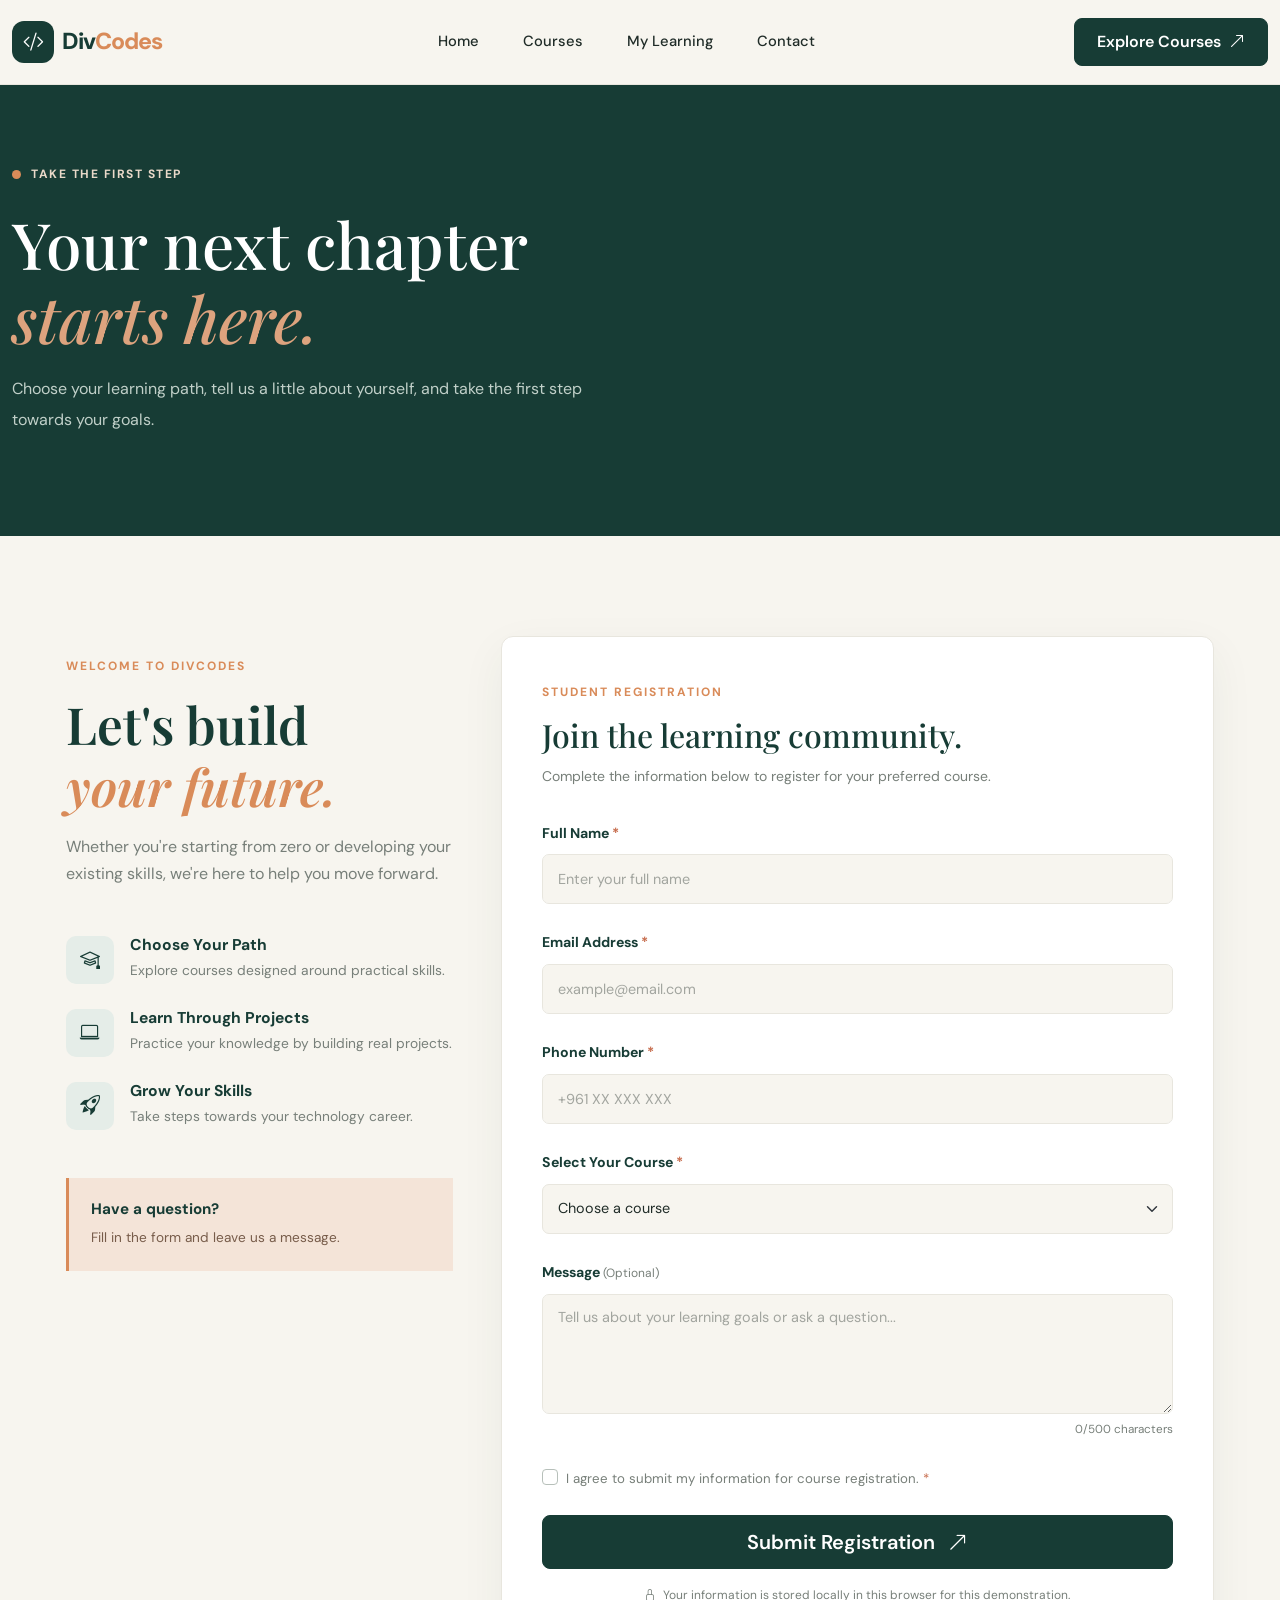
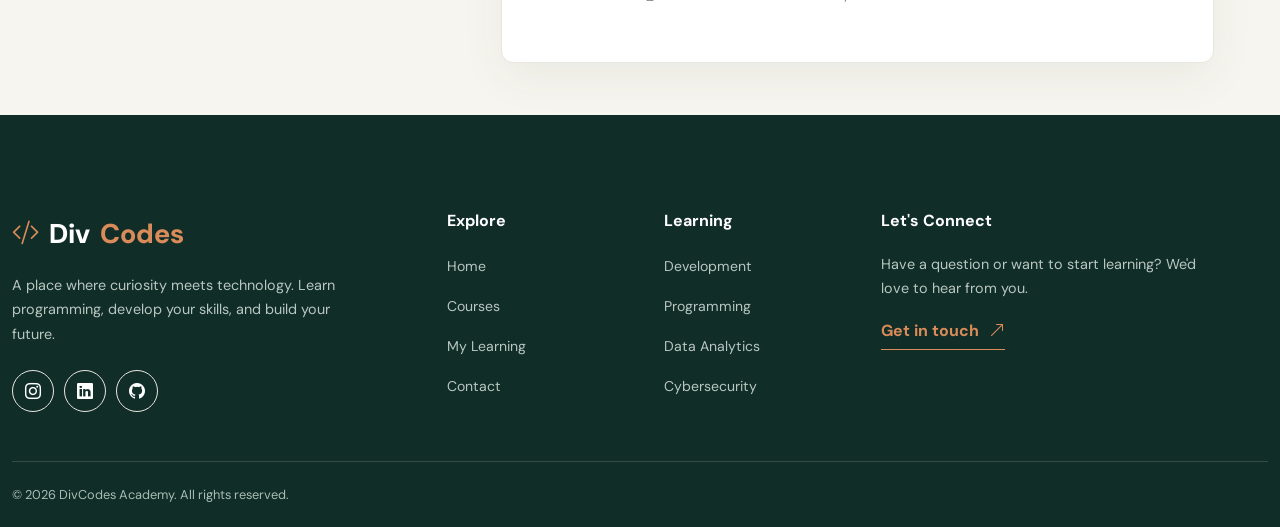
<file: register.html>
<!DOCTYPE html>
<html lang="en">

<head>

    <meta charset="UTF-8">
    <meta name="viewport" content="width=device-width, initial-scale=1.0">

    <title>Register | DivCodes Academy</title>

    <meta name="description" content="Register for a programming and technology course at DivCodes Academy. Start building your future today.">

    <!-- Google Fonts -->
    <link rel="preconnect" href="https://fonts.googleapis.com">
    <link rel="preconnect" href="https://fonts.gstatic.com" crossorigin>

    <link href="https://fonts.googleapis.com/css2?family=DM+Sans:wght@400;500;600;700;800&family=Playfair+Display:wght@500;600;700&display=swap" rel="stylesheet">

    <!-- Bootstrap CSS -->
    <link href="https://cdn.jsdelivr.net/npm/bootstrap@5.3.3/dist/css/bootstrap.min.css" rel="stylesheet">

    <!-- Bootstrap Icons -->
    <link rel="stylesheet" href="https://cdn.jsdelivr.net/npm/bootstrap-icons@1.11.3/font/bootstrap-icons.min.css">

    <!-- Main CSS -->
    <link rel="stylesheet" href="css/style.css">

</head>

<body>


    <!-- ================= NAVBAR ================= -->

    <nav class="navbar navbar-expand-lg navbar-light bg-cream py-3 sticky-top">

        <div class="container">

            <a class="navbar-brand d-flex align-items-center gap-2" href="index.html">

                <span class="brand-icon">
                    <i class="bi bi-code-slash"></i>
                </span>

                <span class="brand-name">
                    Div<span class="brand-dot">Codes</span>
                </span>

            </a>


            <button class="navbar-toggler border-0 shadow-none"
                    type="button"
                    data-bs-toggle="collapse"
                    data-bs-target="#mainNavbar"
                    aria-controls="mainNavbar"
                    aria-expanded="false"
                    aria-label="Toggle navigation">

                <span class="navbar-toggler-icon"></span>

            </button>


            <div class="collapse navbar-collapse" id="mainNavbar">

                <ul class="navbar-nav mx-auto gap-lg-3">

                    <li class="nav-item">
                        <a class="nav-link" href="index.html">Home</a>
                    </li>

                    <li class="nav-item">
                        <a class="nav-link" href="courses.html">Courses</a>
                    </li>

                    <li class="nav-item">
                        <a class="nav-link" href="my-courses.html">My Learning</a>
                    </li>

                    <li class="nav-item">
                        <a class="nav-link active" href="contact.html">Contact</a>
                    </li>

                </ul>

                <a href="courses.html" class="btn btn-primary-custom mt-3 mt-lg-0">

                    Explore Courses

                    <i class="bi bi-arrow-up-right ms-1"></i>

                </a>

            </div>

        </div>

    </nav>


    <!-- ================= PAGE HERO ================= -->

    <section class="register-hero">

        <div class="container">

            <span class="register-label">

                <span class="label-dot"></span>

                TAKE THE FIRST STEP

            </span>

            <h1>

                Your next chapter<br>

                <span class="serif-text">starts here.</span>

            </h1>

            <p>

                Choose your learning path, tell us a little about yourself,
                and take the first step towards your goals.

            </p>

        </div>

    </section>


    <!-- ================= REGISTRATION SECTION ================= -->

    <section class="registration-section section-padding">

        <div class="container">

            <div class="row g-5 justify-content-center">


                <!-- LEFT INFORMATION -->

                <div class="col-lg-4">

                    <div class="registration-info">

                        <span class="section-label">WELCOME TO DIVCODES</span>

                        <h2 class="section-title mt-3">

                            Let's build<br>

                            <span class="serif-text">your future.</span>

                        </h2>

                        <p class="section-description mt-3">

                            Whether you're starting from zero or
                            developing your existing skills, we're
                            here to help you move forward.

                        </p>


                        <!-- Benefit 1 -->

                        <div class="register-benefit mt-5">

                            <div class="register-benefit-icon">

                                <i class="bi bi-mortarboard"></i>

                            </div>

                            <div>

                                <h5>Choose Your Path</h5>

                                <p>Explore courses designed around practical skills.</p>

                            </div>

                        </div>


                        <!-- Benefit 2 -->

                        <div class="register-benefit">

                            <div class="register-benefit-icon">

                                <i class="bi bi-laptop"></i>

                            </div>

                            <div>

                                <h5>Learn Through Projects</h5>

                                <p>Practice your knowledge by building real projects.</p>

                            </div>

                        </div>


                        <!-- Benefit 3 -->

                        <div class="register-benefit">

                            <div class="register-benefit-icon">

                                <i class="bi bi-rocket-takeoff"></i>

                            </div>

                            <div>

                                <h5>Grow Your Skills</h5>

                                <p>Take steps towards your technology career.</p>

                            </div>

                        </div>


                        <!-- Contact Information -->

                        <div class="register-contact mt-5">

                            <h5>Have a question?</h5>

                            <p class="mb-0">

                                Fill in the form and leave us a message.

                            </p>

                        </div>

                    </div>

                </div>


                <!-- RIGHT REGISTRATION FORM -->

                <div class="col-lg-7">

                    <div class="registration-card">


                        <!-- Form Heading -->

                        <div class="form-heading mb-4">

                            <span class="section-label">STUDENT REGISTRATION</span>

                            <h2>Join the learning community.</h2>

                            <p>

                                Complete the information below to register
                                for your preferred course.

                            </p>

                        </div>


                        <!-- Success Message -->

                        <div id="successMessage"
                             class="alert alert-success d-none"
                             role="status"
                             aria-live="polite">

                            <div class="d-flex align-items-start gap-3">

                                <i class="bi bi-check-circle-fill fs-4"></i>

                                <div>

                                    <h5 class="alert-heading">
                                        Registration successful!
                                    </h5>

                                    <p class="mb-0" id="successText">

                                        Welcome to DivCodes Academy.

                                    </p>

                                    <a href="my-courses.html" class="alert-link">

                                        View My Courses

                                        <i class="bi bi-arrow-right"></i>

                                    </a>

                                </div>

                            </div>

                        </div>


                        <!-- Registration Form -->

                        <form id="registrationForm" novalidate>

                            <!-- Full Name -->

                            <div class="mb-4">

                                <label for="fullName" class="form-label">

                                    Full Name <span>*</span>

                                </label>

                                <input
                                    type="text"
                                    id="fullName"
                                    name="fullName"
                                    class="form-control custom-input"
                                    placeholder="Enter your full name"
                                    autocomplete="name"
                                    required
                                    minlength="3"
                                    maxlength="80"
                                >

                                <div class="invalid-feedback">

                                    Please enter your full name (at least 3 characters).

                                </div>

                            </div>


                            <!-- Email -->

                            <div class="mb-4">

                                <label for="email" class="form-label">

                                    Email Address <span>*</span>

                                </label>

                                <input
                                    type="email"
                                    id="email"
                                    name="email"
                                    class="form-control custom-input"
                                    placeholder="example@email.com"
                                    autocomplete="email"
                                    required
                                >

                                <div class="invalid-feedback">

                                    Please enter a valid email address.

                                </div>

                            </div>


                            <!-- Phone Number -->

                            <div class="mb-4">

                                <label for="phone" class="form-label">

                                    Phone Number <span>*</span>

                                </label>

                                <input
                                    type="tel"
                                    id="phone"
                                    name="phone"
                                    class="form-control custom-input"
                                    placeholder="+961 XX XXX XXX"
                                    autocomplete="tel"
                                    required
                                    minlength="7"
                                    maxlength="20"
                                >

                                <div class="invalid-feedback">

                                    Please enter a valid phone number.

                                </div>

                            </div>


                            <!-- Course Selection -->

                            <div class="mb-4">

                                <label for="selectedCourse" class="form-label">

                                    Select Your Course <span>*</span>

                                </label>

                                <select
                                    id="selectedCourse"
                                    name="selectedCourse"
                                    class="form-select custom-input"
                                    required
                                >

                                    <option value="" selected disabled>
                                        Choose a course
                                    </option>

                                    <option value="web-development">
                                        Web Development
                                    </option>

                                    <option value="python">
                                        Python Programming
                                    </option>

                                    <option value="data-analytics">
                                        Data Analytics
                                    </option>

                                    <option value="ui-ux">
                                        UI/UX Design
                                    </option>

                                    <option value="cybersecurity">
                                        Cybersecurity Fundamentals
                                    </option>

                                    <option value="react">
                                        React Development
                                    </option>

                                </select>

                                <div class="invalid-feedback">

                                    Please select a course.

                                </div>

                            </div>


                            <!-- Message -->

                            <div class="mb-4">

                                <label for="message" class="form-label">

                                    Message

                                    <span class="optional-label">(Optional)</span>

                                </label>

                                <textarea
                                    id="message"
                                    name="message"
                                    class="form-control custom-input"
                                    rows="4"
                                    maxlength="500"
                                    placeholder="Tell us about your learning goals or ask a question..."
                                ></textarea>

                                <div class="character-count">

                                    <span id="messageCount">0</span>/500 characters

                                </div>

                            </div>


                            <!-- Terms -->

                            <div class="form-check mb-4">

                                <input
                                    class="form-check-input"
                                    type="checkbox"
                                    id="terms"
                                    required
                                >

                                <label class="form-check-label" for="terms">

                                    I agree to submit my information
                                    for course registration. <span>*</span>

                                </label>

                                <div class="invalid-feedback">

                                    Please confirm before submitting.

                                </div>

                            </div>


                            <!-- Submit -->

                            <button
                                type="submit"
                                id="submitButton"
                                class="btn btn-primary-custom btn-lg w-100"
                            >

                                Submit Registration

                                <i class="bi bi-arrow-up-right ms-2"></i>

                            </button>


                            <p class="form-note text-center mt-3">

                                <i class="bi bi-lock me-1"></i>

                                Your information is stored locally in this browser
                                for this demonstration.

                            </p>

                        </form>

                    </div>

                </div>

            </div>

        </div>

    </section>


    <!-- ================= FOOTER ================= -->

    <footer class="footer-section">

        <div class="container">

            <div class="row g-5 py-5">

                <div class="col-lg-4">

                    <a href="index.html" class="footer-brand">

                        <i class="bi bi-code-slash"></i>

                        Div<span>Codes</span>

                    </a>

                    <p class="footer-description mt-3">

                        A place where curiosity meets technology.
                        Learn programming, develop your skills,
                        and build your future.

                    </p>

                    <div class="social-links mt-4">

                        <a href="#" aria-label="Instagram">
                            <i class="bi bi-instagram"></i>
                        </a>

                        <a href="#" aria-label="LinkedIn">
                            <i class="bi bi-linkedin"></i>
                        </a>

                        <a href="#" aria-label="GitHub">
                            <i class="bi bi-github"></i>
                        </a>

                    </div>

                </div>


                <div class="col-6 col-lg-2">

                    <h5>Explore</h5>

                    <ul class="footer-links">

                        <li><a href="index.html">Home</a></li>
                        <li><a href="courses.html">Courses</a></li>
                        <li><a href="my-courses.html">My Learning</a></li>
                        <li><a href="register.html">Contact</a></li>

                    </ul>

                </div>


                <div class="col-6 col-lg-2">

                    <h5>Learning</h5>

                    <ul class="footer-links">

                        <li><a href="courses.html">Development</a></li>
                        <li><a href="courses.html">Programming</a></li>
                        <li><a href="courses.html">Data Analytics</a></li>
                        <li><a href="courses.html">Cybersecurity</a></li>

                    </ul>

                </div>


                <div class="col-lg-4">

                    <h5>Let's Connect</h5>

                    <p class="footer-description">

                        Have a question or want to start learning?
                        We'd love to hear from you.

                    </p>

                    <a href="register.html" class="footer-contact-link">

                        Get in touch

                        <i class="bi bi-arrow-up-right"></i>

                    </a>

                </div>

            </div>


            <div class="footer-bottom d-flex flex-column flex-md-row justify-content-between gap-2">

                <p class="mb-0">

                    © <span class="current-year"></span>
                    DivCodes Academy. All rights reserved.

                </p>

            </div>

        </div>

    </footer>


    <!-- Bootstrap JavaScript -->

    <script src="https://cdn.jsdelivr.net/npm/bootstrap@5.3.3/dist/js/bootstrap.bundle.min.js"></script>

    <!-- Shared JavaScript -->

    <script src="js/main.js"></script>

    <!-- Registration JavaScript -->

    <script src="js/register.js"></script>

</body>

</html>
</file>
<file: css/style.css>
/* =========================================
   DIVCODES ACADEMY
   Main Stylesheet
   ========================================= */


/* =========================================
   1. ROOT VARIABLES
   ========================================= */

:root {
    --primary: #173C35;
    --primary-dark: #102D28;
    --primary-light: #E5EDE8;

    --secondary: #D98B59;
    --secondary-light: #F4E4D8;

    --cream: #F7F5EF;
    --white: #FFFFFF;

    --text-dark: #202C28;
    --text-muted: #777F79;

    --border-color: #E8E6DE;

    --font-main: 'DM Sans', sans-serif;
    --font-heading: 'Playfair Display', serif;

    --transition: all 0.3s ease;

    --section-padding: 100px;
}


/* =========================================
   2. GLOBAL STYLES
   ========================================= */

* {
    margin: 0;
    padding: 0;
    box-sizing: border-box;
}

html {
    scroll-behavior: smooth;
    scroll-padding-top: 90px;
}

body {
    font-family: var(--font-main);
    background-color: var(--cream);
    color: var(--text-dark);
    line-height: 1.7;
    overflow-x: hidden;
}

a {
    text-decoration: none;
    color: inherit;
    transition: var(--transition);
}

img {
    max-width: 100%;
    display: block;
}

button,
input,
textarea,
select {
    font-family: inherit;
}

::selection {
    background-color: var(--primary);
    color: var(--white);
}


/* =========================================
   3. REUSABLE COMPONENTS
   ========================================= */

.section-padding {
    padding: var(--section-padding) 0;
}

.bg-cream {
    background-color: var(--cream);
}

.min-vh-75 {
    min-height: 75vh;
}

.section-label {
    display: inline-block;
    color: var(--secondary);
    font-size: 0.75rem;
    font-weight: 700;
    letter-spacing: 2px;
}

.section-title {
    font-family: var(--font-heading);
    font-size: clamp(2.3rem, 4vw, 3.5rem);
    font-weight: 600;
    line-height: 1.2;
    color: var(--primary);
}

.serif-text {
    font-family: var(--font-heading);
    font-style: italic;
    color: var(--secondary);
}

.section-description {
    color: var(--text-muted);
    font-size: 1rem;
    max-width: 530px;
}


/* =========================================
   4. NAVIGATION BAR
   ========================================= */

.navbar {
    border-bottom: 1px solid var(--border-color);
    z-index: 1000;
}

.navbar-brand {
    color: var(--primary) !important;
}

.brand-icon {
    display: flex;
    justify-content: center;
    align-items: center;

    width: 42px;
    height: 42px;

    background-color: var(--primary);
    color: var(--white);

    border-radius: 12px;

    font-size: 1.3rem;
}

.brand-name {
    font-size: 1.45rem;
    font-weight: 800;
    letter-spacing: -1px;
}

.brand-dot {
    color: var(--secondary);
}

.navbar-nav .nav-link {
    color: var(--text-dark);
    font-size: 0.92rem;
    font-weight: 500;

    padding: 10px 14px !important;

    transition: var(--transition);
}

.navbar-nav .nav-link:hover,
.navbar-nav .nav-link.active {
    color: var(--secondary);
}

.navbar-toggler {
    border: none;
}

.navbar-toggler:focus {
    box-shadow: none;
}


/* =========================================
   5. BUTTONS
   ========================================= */

.btn {
    font-family: var(--font-main);
    font-weight: 600;
    border-radius: 8px;
    padding: 11px 22px;
    transition: var(--transition);
}

.btn-primary-custom {
    background-color: var(--primary);
    color: var(--white);
    border: 1px solid var(--primary);
}

.btn-primary-custom:hover {
    background-color: var(--primary-dark);
    color: var(--white);
    border-color: var(--primary-dark);
    transform: translateY(-2px);
}

.btn-outline-dark-custom {
    background-color: transparent;
    color: var(--primary);
    border: 1px solid var(--primary);
}

.btn-outline-dark-custom:hover {
    background-color: var(--primary);
    color: var(--white);
    border-color: var(--primary);
}

.btn-light {
    background-color: var(--cream);
    color: var(--primary);
    border: 1px solid var(--cream);
}

.btn-light:hover {
    background-color: var(--secondary-light);
    color: var(--primary);
    border-color: var(--secondary-light);
}


/* =========================================
   6. HERO SECTION
   ========================================= */

.hero-section {
    padding: 60px 0 90px;
    background-color: var(--cream);

    position: relative;
    overflow: hidden;
}

.hero-label {
    display: inline-flex;
    align-items: center;
    gap: 10px;

    color: var(--primary);
    font-size: 0.72rem;
    font-weight: 700;
    letter-spacing: 1.5px;
}

.label-dot {
    width: 9px;
    height: 9px;

    background-color: var(--secondary);
    border-radius: 50%;
}

.hero-title {
    font-family: var(--font-heading);
    font-size: clamp(3rem, 5.5vw, 5rem);
    font-weight: 600;

    line-height: 1.12;
    letter-spacing: -1.5px;

    color: var(--primary);
}

.highlight-text {
    color: var(--secondary);
    font-style: italic;
}

.hero-description {
    max-width: 510px;

    color: var(--text-muted);
    font-size: 1.05rem;
    line-height: 1.9;
}

.hero-social-proof {
    display: flex;
    align-items: center;
    gap: 18px;
}

.avatar-stack {
    display: flex;
    align-items: center;
}

.avatar {
    display: flex;
    align-items: center;
    justify-content: center;

    width: 38px;
    height: 38px;

    margin-left: -8px;

    border: 3px solid var(--cream);
    border-radius: 50%;

    font-size: 0.8rem;
    font-weight: 700;
}

.avatar:first-child {
    margin-left: 0;
}

.avatar-one {
    background-color: #E5C2A8;
    color: var(--primary);
}

.avatar-two {
    background-color: #C8D7C8;
    color: var(--primary);
}

.avatar-three {
    background-color: #E8D9A9;
    color: var(--primary);
}

.avatar-four {
    background-color: var(--primary);
    color: var(--white);
}

.rating-stars {
    color: #D89A4A;
    font-size: 0.8rem;
}

.hero-social-proof p {
    color: var(--text-muted);
}


/* =========================================
   7. HERO IMAGE
   ========================================= */

.hero-visual {
    position: relative;
    padding: 20px;
}

.hero-image {
    width: 100%;
    height: 490px;

    object-fit: cover;

    border-radius: 180px 180px 12px 12px;

    box-shadow: 0 20px 60px rgba(23, 60, 53, 0.12);
}

.floating-card {
    position: absolute;

    background-color: var(--white);

    border-radius: 12px;

    box-shadow: 0 12px 40px rgba(0, 0, 0, 0.12);
}

.code-card {
    width: min(310px, 85%);
    left: -30px;
    bottom: 55px;

    background-color: #182A25;
    color: #E9F1EB;

    overflow: hidden;
}

.code-card-header {
    display: flex;
    align-items: center;

    padding: 12px 16px;

    border-bottom: 1px solid rgba(255,255,255,0.1);

    color: #B7C7BE;
}

.code-dot {
    width: 8px;
    height: 8px;
    margin-right: 5px;

    border-radius: 50%;
}

.red {
    background-color: #EA776C;
}

.yellow {
    background-color: #E9C16B;
}

.green {
    background-color: #83C49B;
}

.code-content {
    padding: 16px 18px;

    font-family: monospace;
    font-size: 0.77rem;
    line-height: 1.6;
}

.code-content p {
    margin-bottom: 5px;
}

.code-purple {
    color: #C8A8F0;
}

.code-green {
    color: #9DDBA6;
}

.code-yellow {
    color: #F1CE83;
}

.code-comment {
    color: #91A69A;
}

.learning-card {
    display: flex;
    align-items: center;
    gap: 12px;

    right: -10px;
    top: 70px;

    padding: 16px 20px;
}

.learning-icon {
    display: flex;
    justify-content: center;
    align-items: center;

    width: 42px;
    height: 42px;

    background-color: var(--secondary-light);
    color: var(--secondary);

    border-radius: 10px;

    font-size: 1.3rem;
}

.learning-card strong {
    color: var(--primary);
    font-size: 0.9rem;
}


/* =========================================
   8. STATISTICS SECTION
   ========================================= */

.stats-section {
    background-color: var(--primary);
    padding: 45px 0;
}

.stat-number {
    font-family: var(--font-heading);
    font-size: 2.7rem;
    font-weight: 600;
    color: var(--cream);
}

.stat-label {
    margin-bottom: 0;

    color: #C1D0C9;
    font-size: 0.88rem;
}


/* =========================================
   9. COURSES SECTION
   ========================================= */

.courses-section {
    background-color: var(--white);
}

.text-link {
    display: inline-flex;
    align-items: center;
    gap: 10px;

    color: var(--primary);
    font-weight: 700;

    border-bottom: 1px solid var(--secondary);

    padding-bottom: 5px;
}

.text-link:hover {
    color: var(--secondary);
}

.course-card {
    background-color: var(--cream);

    border: 1px solid var(--border-color);
    border-radius: 12px;

    overflow: hidden;

    transition: var(--transition);
}

.course-card:hover {
    transform: translateY(-8px);

    box-shadow: 0 18px 40px rgba(23, 60, 53, 0.1);
}

.course-image-wrapper {
    position: relative;
    height: 220px;
    overflow: hidden;
}

.course-image {
    width: 100%;
    height: 100%;

    object-fit: cover;

    transition: transform 0.5s ease;
}

.course-card:hover .course-image {
    transform: scale(1.06);
}

.course-category {
    position: absolute;
    bottom: 15px;
    left: 15px;

    background-color: var(--cream);
    color: var(--primary);

    padding: 6px 13px;

    border-radius: 5px;

    font-size: 0.75rem;
    font-weight: 700;
}

.course-body {
    padding: 25px;
}

.course-meta {
    display: flex;
    flex-wrap: wrap;
    gap: 18px;

    color: var(--text-muted);
    font-size: 0.78rem;

    margin-bottom: 18px;
}

.course-meta i {
    color: var(--secondary);
    margin-right: 5px;
}

.course-body h3 {
    color: var(--primary);

    font-size: 1.3rem;
    font-weight: 700;

    margin-bottom: 12px;
}

.course-body p {
    color: var(--text-muted);
    font-size: 0.9rem;

    min-height: 76px;
}

.course-link {
    display: flex;
    justify-content: space-between;
    align-items: center;

    color: var(--primary);

    font-size: 0.9rem;
    font-weight: 700;

    border-top: 1px solid var(--border-color);

    padding-top: 18px;
    margin-top: 18px;
}

.course-link i {
    color: var(--secondary);
    font-size: 1.2rem;

    transition: var(--transition);
}

.course-link:hover {
    color: var(--secondary);
}

.course-link:hover i {
    transform: translateX(5px);
}


/* =========================================
   10. ABOUT SECTION
   ========================================= */

.about-section {
    background-color: var(--cream);
}

.about-image-wrapper {
    position: relative;
    padding: 0 25px 30px 0;
}

.about-image {
    width: 100%;
    height: 490px;

    object-fit: cover;

    border-radius: 12px;
}

.about-image-caption {
    position: absolute;

    right: 0;
    bottom: 0;

    display: flex;
    align-items: center;
    gap: 12px;

    background-color: var(--primary);
    color: var(--white);

    padding: 18px 22px;

    border-radius: 8px;

    font-size: 0.85rem;
    font-weight: 600;
}

.about-image-caption i {
    color: var(--secondary);
    font-size: 1.4rem;
}

.about-feature {
    display: flex;
    align-items: flex-start;
    gap: 18px;

    margin-bottom: 22px;
}

.feature-icon {
    display: flex;
    justify-content: center;
    align-items: center;

    flex-shrink: 0;

    width: 48px;
    height: 48px;

    background-color: var(--primary-light);
    color: var(--primary);

    border-radius: 10px;

    font-size: 1.3rem;
}

.about-feature h5 {
    font-size: 1rem;
    font-weight: 700;

    color: var(--primary);

    margin-bottom: 5px;
}

.about-feature p {
    color: var(--text-muted);
    font-size: 0.87rem;
    margin-bottom: 0;
}


/* =========================================
   11. CTA SECTION
   ========================================= */

.cta-section {
    background-color: var(--primary);
    color: var(--white);
}

.cta-content {
    max-width: 750px;
    margin: 0 auto;
}

.cta-label {
    color: #DDA37E;

    font-size: 0.75rem;
    font-weight: 700;
    letter-spacing: 2px;
}

.cta-content h2 {
    font-family: var(--font-heading);
    font-size: clamp(2.5rem, 5vw, 4rem);

    line-height: 1.2;
    margin: 25px 0;
}

.cta-content .serif-text {
    color: #DDA37E;
}

.cta-content p {
    max-width: 550px;
    margin: 0 auto 30px;

    color: #C1D0C9;
}

.cta-button {
    padding: 14px 30px;
}


/* =========================================
   12. FOOTER
   ========================================= */

.footer-section {
    background-color: #102D28;
    color: var(--white);
}

.footer-brand {
    display: inline-flex;
    align-items: center;
    gap: 10px;

    font-size: 1.7rem;
    font-weight: 800;
}

.footer-brand i {
    color: var(--secondary);
}

.footer-brand span {
    color: var(--secondary);
}

.footer-description {
    color: #B9C7C0;
    font-size: 0.9rem;
    max-width: 340px;
}

.footer-section h5 {
    font-size: 1rem;
    font-weight: 700;

    margin-bottom: 22px;
}

.footer-links {
    list-style: none;
    padding: 0;
    margin: 0;
}

.footer-links li {
    margin-bottom: 13px;
}

/* Footer Social Media Links */
.social-links a {
    color: #ffffff;
    text-decoration: none;
    transition: all 0.3s ease;
}

/* Social Media Icons */
.social-links a i {
    color: #ffffff;
}

/* Hover Effect */
.social-links a:hover {
    color: #D98B59;
}

.social-links a:hover i {
    color: #D98B59;
}

.footer-links a {
    color: #B9C7C0;
    font-size: 0.88rem;
}

.footer-links a:hover {
    color: var(--secondary);
    padding-left: 4px;
}

.social-links {
    display: flex;
    gap: 12px;
}

.social-links a {
    display: flex;
    align-items: center;
    justify-content: center;

    width: 40px;
    height: 40px;

    border: 1px solid rgba(255,255,255,0.2);
    border-radius: 50%;

    color: var(--white);
}

.social-links a:hover {
    background-color: var(--secondary);
    border-color: var(--secondary);
    color: var(--primary);
}

.footer-contact-link {
    display: inline-flex;
    align-items: center;
    gap: 10px;

    color: var(--secondary);

    font-weight: 700;

    border-bottom: 1px solid var(--secondary);
    padding-bottom: 5px;
}

.footer-contact-link:hover {
    color: var(--white);
}

.footer-bottom {
    border-top: 1px solid rgba(255,255,255,0.15);

    padding: 22px 0;

    color: #AABCB3;
    font-size: 0.8rem;
}


/* =========================================
   13. RESPONSIVE DESIGN
   ========================================= */


/* Tablets and smaller desktops */

@media (max-width: 991.98px) {

    :root {
        --section-padding: 75px;
    }

    .hero-section {
        padding: 50px 0 75px;
    }

    .hero-title {
        font-size: clamp(3rem, 7vw, 4rem);
    }

    .hero-visual {
        max-width: 650px;
        margin: 0 auto;
    }

    .hero-image {
        height: 430px;
    }

    .learning-card {
        right: 0;
    }

    .code-card {
        left: 0;
    }

    .navbar-collapse {
        padding-top: 20px;
    }

    .navbar-nav {
        gap: 5px !important;
    }

}


/* Mobile devices */

@media (max-width: 575.98px) {

    :root {
        --section-padding: 60px;
    }

    .brand-name {
        font-size: 1.3rem;
    }

    .hero-section {
        padding: 45px 0 60px;
    }

    .hero-label {
        font-size: 0.63rem;
        letter-spacing: 1px;
    }

    .hero-title {
        font-size: 2.8rem;
    }

    .hero-description {
        font-size: 0.95rem;
    }

    .hero-image {
        height: 350px;
        border-radius: 130px 130px 10px 10px;
    }

    .hero-visual {
        padding: 10px;
        margin-top: 20px;
    }

    .code-card {
        width: 260px;
        left: -5px;
        bottom: 20px;
    }

    .code-content {
        font-size: 0.65rem;
    }

    .learning-card {
        top: 30px;
        right: -5px;
        padding: 10px;
    }

    .learning-card strong {
        font-size: 0.75rem;
    }

    .learning-card p {
        font-size: 0.7rem;
    }

    .learning-icon {
        width: 34px;
        height: 34px;
        font-size: 1rem;
    }

    .stat-number {
        font-size: 2.1rem;
    }

    .stat-label {
        font-size: 0.78rem;
    }

    .section-title {
        font-size: 2.4rem;
    }

    .course-image-wrapper {
        height: 200px;
    }

    .course-body {
        padding: 20px;
    }

    .about-image {
        height: 350px;
    }

    .about-image-caption {
        padding: 12px;
        font-size: 0.72rem;
    }

    .cta-content h2 {
        font-size: 2.6rem;
    }

    .footer-bottom {
        text-align: center;
    }

}


/* Reduced motion accessibility */

@media (prefers-reduced-motion: reduce) {

    *,
    *::before,
    *::after {
        scroll-behavior: auto !important;
        transition-duration: 0.01ms !important;
        animation-duration: 0.01ms !important;
    }

}











/* =========================================
   DIVCODES - COURSES PAGE
   ========================================= */


/* PAGE HERO */

.catalog-hero {
    padding: 85px 0;
    background-color: var(--primary);
    color: var(--white);
    position: relative;
    overflow: hidden;
}

.catalog-title {
    font-family: var(--font-heading);
    font-size: clamp(2.8rem, 5vw, 4.5rem);
    line-height: 1.2;
    font-weight: 600;
}

.catalog-title .serif-text {
    color: #DDA37E;
}

.catalog-description {
    max-width: 580px;
    color: #C1D0C9;
    font-size: 1rem;
    line-height: 1.9;
}

.catalog-hero .hero-label {
    color: #E9D9C9;
}

.catalog-icon {
    width: 200px;
    height: 200px;

    border: 1px solid rgba(255,255,255,0.25);
    border-radius: 50%;

    display: flex;
    flex-direction: column;
    align-items: center;
    justify-content: center;

    color: #E2B18E;
    font-size: 3.5rem;

    transform: rotate(-10deg);
}

.catalog-icon span {
    font-family: var(--font-main);
    font-size: 0.6rem;
    font-weight: 700;
    letter-spacing: 1px;
}


/* CATALOG SECTION */

.catalog-section {
    background-color: var(--cream);
}

.catalog-heading {
    display: flex;
    justify-content: space-between;
    align-items: end;
    gap: 20px;
    flex-wrap: wrap;
}


/* FILTER PANEL */

.filter-panel {
    background-color: var(--white);
    border: 1px solid var(--border-color);
    border-radius: 12px;
    padding: 25px;

    box-shadow: 0 5px 25px rgba(23, 60, 53, 0.04);
}

.filter-label {
    display: block;
    color: var(--primary);

    font-size: 0.83rem;
    font-weight: 700;

    margin-bottom: 9px;
}

.search-wrapper {
    position: relative;
}

.search-wrapper > i {
    position: absolute;
    left: 15px;
    top: 50%;

    transform: translateY(-50%);

    color: var(--text-muted);
}

.search-input {
    padding: 12px 15px 12px 43px;
}

.search-input,
.filter-select {
    min-height: 47px;

    border: 1px solid var(--border-color);
    border-radius: 7px;

    background-color: var(--cream);

    color: var(--text-dark);
    font-size: 0.88rem;
}

.search-input:focus,
.filter-select:focus {
    border-color: var(--primary);
    box-shadow: 0 0 0 3px rgba(23, 60, 53, 0.1);
}

.reset-button {
    min-height: 47px;

    background-color: var(--primary-light);
    color: var(--primary);

    border: 1px solid transparent;
    border-radius: 7px;

    font-size: 1.15rem;
}

.reset-button:hover {
    background-color: var(--primary);
    color: var(--white);
}


/* RESULTS INFORMATION */

.results-text {
    color: var(--text-muted);
    font-size: 0.9rem;
}

.results-text strong {
    color: var(--primary);
}

.results-note {
    color: var(--text-muted);
    font-size: 0.8rem;
}


/* COURSE CARD ADDITIONS */

.course-item {
    transition: opacity 0.25s ease;
}

.course-item[hidden] {
    display: none !important;
}

.course-footer {
    display: flex;
    align-items: center;
    justify-content: space-between;
    gap: 10px;

    border-top: 1px solid var(--border-color);

    padding-top: 17px;
    margin-top: 18px;
}

.course-footer .course-link {
    border: none;
    padding: 0;
    margin: 0;
}

.course-type {
    display: inline-flex;
    align-items: center;
    gap: 5px;

    color: var(--text-muted);
    font-size: 0.75rem;
}

.course-type i {
    color: var(--secondary);
}


/* EMPTY RESULTS */

.no-results {
    text-align: center;
    padding: 65px 20px;

    background-color: var(--white);
    border: 1px solid var(--border-color);
    border-radius: 12px;
}

.no-results-icon {
    display: flex;
    align-items: center;
    justify-content: center;

    width: 75px;
    height: 75px;

    margin: 0 auto 20px;

    background-color: var(--primary-light);
    color: var(--primary);

    border-radius: 50%;
    font-size: 1.8rem;
}

.no-results h3 {
    color: var(--primary);
    font-family: var(--font-heading);
    font-size: 1.8rem;
}

.no-results p {
    color: var(--text-muted);
    max-width: 450px;
    margin: 10px auto 25px;
}


/* BOTTOM CTA */

.catalog-bottom {
    display: flex;
    align-items: center;
    justify-content: space-between;
    gap: 25px;

    padding: 35px;

    background-color: var(--primary-light);
    border-radius: 12px;
}

.catalog-bottom h3 {
    color: var(--primary);
    font-family: var(--font-heading);
    font-size: 1.7rem;
}

.catalog-bottom p {
    color: var(--text-muted);
    margin-bottom: 0;
    font-size: 0.9rem;
}


/* RESPONSIVE DESIGN */

@media (max-width: 767.98px) {

    .catalog-hero {
        padding: 65px 0;
    }

    .catalog-title {
        font-size: 2.8rem;
    }

    .filter-panel {
        padding: 18px;
    }

    .catalog-bottom {
        flex-direction: column;
        align-items: flex-start;
        padding: 25px;
    }

}

@media (max-width: 575.98px) {

    .catalog-title {
        font-size: 2.35rem;
    }

    .catalog-description {
        font-size: 0.9rem;
    }

    .catalog-heading .section-title {
        font-size: 2.2rem;
    }

    .results-note {
        display: none;
    }

    .course-footer {
        flex-wrap: wrap;
    }

}












/* =========================================
   DIVCODES - COURSE DETAILS PAGE
   ========================================= */


/* BREADCRUMB */

.details-breadcrumb {
    padding: 18px 0;
    background-color: var(--white);
    border-bottom: 1px solid var(--border-color);
}

.breadcrumb {
    font-size: 0.82rem;
}

.breadcrumb a {
    color: var(--text-muted);
}

.breadcrumb a:hover {
    color: var(--secondary);
}

.breadcrumb-item.active {
    color: var(--primary);
    font-weight: 600;
}


/* COURSE HERO */

.details-hero {
    padding: 85px 0;
    background-color: var(--cream);
}

.details-category {
    display: inline-block;
    background-color: var(--secondary-light);
    color: #92552F;

    padding: 7px 14px;
    border-radius: 5px;

    font-size: 0.78rem;
    font-weight: 700;
}

.details-title {
    font-family: var(--font-heading);
    font-size: clamp(2.8rem, 5vw, 4.3rem);
    line-height: 1.15;
    font-weight: 600;
    color: var(--primary);
}

.details-description {
    color: var(--text-muted);
    font-size: 1.05rem;
    line-height: 1.9;
    max-width: 650px;
}

.details-meta {
    display: flex;
    flex-wrap: wrap;
    gap: 30px;
}

.meta-item {
    display: flex;
    align-items: center;
    gap: 12px;
}

.meta-item > i {
    display: flex;
    align-items: center;
    justify-content: center;

    width: 43px;
    height: 43px;

    background-color: var(--primary-light);
    color: var(--primary);

    border-radius: 9px;
    font-size: 1.2rem;
}

.meta-item div {
    display: flex;
    flex-direction: column;
}

.meta-item span {
    color: var(--text-muted);
    font-size: 0.75rem;
}

.meta-item strong {
    color: var(--primary);
    font-size: 0.9rem;
}

.back-link {
    color: var(--primary);
    font-size: 0.9rem;
    font-weight: 600;
}

.back-link:hover {
    color: var(--secondary);
}


/* COURSE IMAGE */

.details-image-wrapper {
    position: relative;
    padding: 0 0 25px 20px;
}

.details-image {
    width: 100%;
    height: 410px;

    object-fit: cover;
    border-radius: 12px;
}

.image-caption {
    position: absolute;
    bottom: 0;
    left: 0;

    display: flex;
    align-items: center;
    gap: 12px;

    background-color: var(--primary);
    color: var(--white);

    padding: 17px 22px;
    border-radius: 8px;

    font-size: 0.85rem;
    font-weight: 600;
}

.image-caption i {
    color: var(--secondary);
    font-size: 1.3rem;
}


/* DETAILS CONTENT */

.details-content {
    background-color: var(--white);
}

.details-block {
    padding-bottom: 30px;
    border-bottom: 1px solid var(--border-color);
}

.details-text {
    color: var(--text-muted);
    line-height: 1.9;
    font-size: 0.95rem;
}


/* LEARNING OUTCOMES */

.learning-outcomes {
    display: grid;
    grid-template-columns: repeat(2, minmax(0, 1fr));
    gap: 18px;
}

.outcome-item {
    display: flex;
    align-items: flex-start;
    gap: 12px;

    color: var(--text-dark);
    font-size: 0.88rem;
}

.outcome-item i {
    color: var(--secondary);
    font-size: 1.1rem;
    margin-top: 2px;
}


/* REQUIREMENTS */

.requirements-list {
    display: flex;
    flex-direction: column;
    gap: 17px;
}

.requirement-item {
    display: flex;
    align-items: flex-start;
    gap: 12px;

    color: var(--text-muted);
    font-size: 0.9rem;
}

.requirement-item i {
    color: var(--primary);
    font-size: 1.1rem;
}


/* ENROLLMENT SIDEBAR */

.enrollment-card {
    position: sticky;
    top: 110px;

    background-color: var(--cream);
    border: 1px solid var(--border-color);
    border-radius: 12px;

    padding: 30px;
}

.enrollment-top h3 {
    font-family: var(--font-heading);
    font-size: 1.8rem;
    color: var(--primary);
    line-height: 1.3;
}

.enrollment-top p {
    color: var(--text-muted);
    font-size: 0.9rem;
    margin-top: 12px;
}

.enrollment-info {
    display: flex;
    flex-direction: column;
    gap: 20px;

    border-top: 1px solid var(--border-color);
    border-bottom: 1px solid var(--border-color);

    padding: 25px 0;
    margin-top: 25px;
}

.enrollment-info div {
    display: grid;
    grid-template-columns: 25px 1fr auto;
    align-items: center;
    gap: 10px;
}

.enrollment-info i {
    color: var(--secondary);
    font-size: 1.1rem;
}

.enrollment-info span {
    color: var(--text-muted);
    font-size: 0.82rem;
}

.enrollment-info strong {
    color: var(--primary);
    font-size: 0.82rem;
    text-align: right;
}

.enrollment-note {
    text-align: center;
    color: var(--text-muted);
    font-size: 0.75rem;
}


/* DETAILS CTA */

.details-cta {
    background-color: var(--primary);
    color: var(--white);
    padding: 85px 0;
}

.details-cta h2 {
    font-family: var(--font-heading);
    font-size: clamp(2rem, 4vw, 3.2rem);
    line-height: 1.3;
}

.details-cta h2 span {
    color: #DDA37E;
    font-style: italic;
}

.details-cta p {
    color: #C1D0C9;
    margin: 18px 0 28px;
}


/* RESPONSIVE DESIGN */

@media (max-width: 991.98px) {

    .details-hero {
        padding: 65px 0;
    }

    .details-image-wrapper {
        max-width: 650px;
        margin: 0 auto;
    }

    .details-image {
        height: 380px;
    }

    .enrollment-card {
        position: static;
    }

}

@media (max-width: 575.98px) {

    .details-hero {
        padding: 45px 0;
    }

    .details-title {
        font-size: 2.6rem;
    }

    .details-description {
        font-size: 0.92rem;
    }

    .details-meta {
        gap: 18px;
    }

    .meta-item > i {
        width: 38px;
        height: 38px;
    }

    .details-image {
        height: 290px;
    }

    .learning-outcomes {
        grid-template-columns: 1fr;
    }

    .enrollment-card {
        padding: 22px;
    }

    .details-cta {
        padding: 65px 0;
    }

}














/* =========================================
   DIVCODES - REGISTRATION PAGE
   ========================================= */


/* PAGE HERO */

.register-hero {
    background-color: var(--primary);
    color: var(--white);
    padding: 75px 0 85px;
}

.register-label {
    display: inline-flex;
    align-items: center;
    gap: 10px;

    color: #E9D9C9;

    font-size: 0.75rem;
    font-weight: 700;
    letter-spacing: 1.5px;
}

.register-hero h1 {
    font-family: var(--font-heading);
    font-size: clamp(3rem, 5vw, 4.5rem);
    line-height: 1.15;
    margin-top: 20px;
}

.register-hero .serif-text {
    color: #DDA37E;
}

.register-hero p {
    max-width: 570px;
    margin-top: 20px;

    color: #C1D0C9;
    font-size: 1rem;
    line-height: 1.9;
}


/* REGISTRATION SECTION */

.registration-section {
    background-color: var(--cream);
}

.registration-info {
    padding-top: 15px;
}

.register-benefit {
    display: flex;
    align-items: flex-start;
    gap: 16px;
    margin-bottom: 25px;
}

.register-benefit-icon {
    display: flex;
    align-items: center;
    justify-content: center;

    flex-shrink: 0;

    width: 48px;
    height: 48px;

    background-color: var(--primary-light);
    color: var(--primary);

    border-radius: 10px;
    font-size: 1.25rem;
}

.register-benefit h5 {
    color: var(--primary);
    font-size: 0.98rem;
    font-weight: 700;
    margin-bottom: 5px;
}

.register-benefit p {
    color: var(--text-muted);
    font-size: 0.86rem;
    margin-bottom: 0;
}

.register-contact {
    padding: 22px;

    border-left: 3px solid var(--secondary);
    background-color: var(--secondary-light);
}

.register-contact h5 {
    color: var(--primary);
    font-weight: 700;
    font-size: 0.95rem;
}

.register-contact p {
    color: #775C4A;
    font-size: 0.85rem;
}


/* FORM CARD */

.registration-card {
    padding: 40px;

    background-color: var(--white);
    border: 1px solid var(--border-color);
    border-radius: 12px;

    box-shadow: 0 15px 45px rgba(23, 60, 53, 0.06);
}

.form-heading h2 {
    color: var(--primary);
    font-family: var(--font-heading);
    font-size: 2rem;
    margin-top: 12px;
}

.form-heading p {
    color: var(--text-muted);
    font-size: 0.9rem;
    margin-top: 10px;
}

.form-label {
    color: var(--primary);
    font-size: 0.88rem;
    font-weight: 700;
    margin-bottom: 9px;
}

.form-label > span,
.form-check-label > span {
    color: #C66B4B;
}

.optional-label {
    color: var(--text-muted) !important;
    font-size: 0.75rem;
    font-weight: 400;
}

.custom-input {
    min-height: 50px;

    background-color: var(--cream);
    border: 1px solid var(--border-color);
    border-radius: 7px;

    padding: 12px 15px;

    color: var(--text-dark);
    font-size: 0.9rem;
}

.custom-input::placeholder {
    color: #A2A59F;
}

.custom-input:focus {
    background-color: var(--white);
    border-color: var(--primary);

    box-shadow: 0 0 0 3px rgba(23, 60, 53, 0.09);
}

textarea.custom-input {
    min-height: 120px;
    resize: vertical;
}

.character-count {
    text-align: right;
    color: var(--text-muted);
    font-size: 0.73rem;
    margin-top: 6px;
}

.form-check-input {
    border-color: #B7C0BA;
    margin-top: 5px;
}

.form-check-input:checked {
    background-color: var(--primary);
    border-color: var(--primary);
}

.form-check-input:focus {
    border-color: var(--primary);
    box-shadow: 0 0 0 3px rgba(23, 60, 53, 0.1);
}

.form-check-label {
    color: var(--text-muted);
    font-size: 0.83rem;
}

.form-note {
    color: var(--text-muted);
    font-size: 0.75rem;
}


/* VALIDATION */

.custom-input.is-invalid {
    border-color: #DC6868;
    background-image: none;
}

.custom-input.is-valid {
    border-color: #3D9B73;
    background-image: none;
}

.invalid-feedback {
    font-size: 0.78rem;
}


/* SUCCESS MESSAGE */

#successMessage {
    border: none;
    border-left: 4px solid #23845E;
    border-radius: 8px;
    padding: 20px;
    margin-bottom: 25px;
}

#successMessage .alert-heading {
    color: #185E43;
    font-weight: 700;
    font-size: 1.05rem;
}

#successMessage p {
    font-size: 0.88rem;
    margin-bottom: 10px;
}

#successMessage .alert-link {
    display: inline-block;
    margin-top: 10px;
}


/* RESPONSIVE DESIGN */

@media (max-width: 991.98px) {

    .register-hero {
        padding: 65px 0;
    }

    .registration-info {
        padding-top: 0;
    }

}

@media (max-width: 575.98px) {

    .register-hero {
        padding: 50px 0 60px;
    }

    .register-hero h1 {
        font-size: 2.8rem;
    }

    .registration-card {
        padding: 23px 18px;
    }

    .form-heading h2 {
        font-size: 1.65rem;
    }

}












/* =========================================
   DIVCODES - STUDENT DASHBOARD
   ========================================= */


/* DASHBOARD HERO */

.dashboard-hero {
    background-color: var(--primary);
    color: var(--white);
    padding: 75px 0 85px;
}

.dashboard-welcome {
    display: flex;
    justify-content: space-between;
    align-items: center;
    gap: 30px;
}

.dashboard-label {
    display: inline-flex;
    align-items: center;
    gap: 10px;

    color: #E9D9C9;
    font-size: 0.73rem;
    font-weight: 700;
    letter-spacing: 1.4px;
}

.dashboard-title {
    font-family: var(--font-heading);
    font-size: clamp(2.8rem, 5vw, 4.2rem);
    line-height: 1.2;
    font-weight: 600;
}

.dashboard-title .serif-text {
    color: #DDA37E;
}

.dashboard-description {
    color: #C1D0C9;
    max-width: 550px;
    font-size: 0.98rem;
    line-height: 1.9;
}

.dashboard-decoration {
    width: 190px;
    height: 190px;
    flex-shrink: 0;

    border: 1px solid rgba(255,255,255,0.25);
    border-radius: 50%;

    flex-direction: column;
    justify-content: center;
    align-items: center;

    color: #DDA37E;
    font-size: 3.5rem;

    transform: rotate(-10deg);
}

.dashboard-decoration span {
    font-family: var(--font-main);
    font-size: 0.58rem;
    font-weight: 700;
    letter-spacing: 1px;
}


/* DASHBOARD SECTION */

.dashboard-section {
    background-color: var(--cream);
}


/* STATISTICS CARDS */

.dashboard-stat-card {
    display: flex;
    align-items: center;
    gap: 18px;

    min-height: 115px;
    padding: 22px;

    background-color: var(--white);
    border: 1px solid var(--border-color);
    border-radius: 10px;

    transition: var(--transition);
}

.dashboard-stat-card:hover {
    transform: translateY(-4px);
    box-shadow: 0 12px 30px rgba(23, 60, 53, 0.07);
}

.dashboard-stat-icon {
    display: flex;
    align-items: center;
    justify-content: center;

    width: 48px;
    height: 48px;
    flex-shrink: 0;

    background-color: var(--primary-light);
    color: var(--primary);

    border-radius: 10px;
    font-size: 1.3rem;
}

.dashboard-stat-card span {
    display: block;
    color: var(--text-muted);
    font-size: 0.78rem;
}

.dashboard-stat-card h3 {
    color: var(--primary);
    font-size: 1.35rem;
    font-weight: 700;
    margin: 5px 0 0;
}


/* REGISTERED COURSE CARDS */

.registered-course-card {
    height: 100%;

    background-color: var(--white);
    border: 1px solid var(--border-color);
    border-radius: 11px;

    overflow: hidden;

    transition: var(--transition);
}

.registered-course-card:hover {
    transform: translateY(-6px);
    box-shadow: 0 15px 35px rgba(23, 60, 53, 0.09);
}

.registered-course-image {
    width: 100%;
    height: 205px;
    object-fit: cover;
}

.registered-course-content {
    padding: 23px;
}

.registered-course-category {
    display: inline-block;

    background-color: var(--secondary-light);
    color: #92552F;

    padding: 5px 11px;
    border-radius: 4px;

    font-size: 0.72rem;
    font-weight: 700;
}

.registered-course-content h3 {
    color: var(--primary);
    font-size: 1.2rem;
    font-weight: 700;
    margin: 15px 0 10px;
}

.registered-course-meta {
    display: flex;
    gap: 18px;
    flex-wrap: wrap;

    color: var(--text-muted);
    font-size: 0.78rem;
}

.registered-course-meta i {
    color: var(--secondary);
    margin-right: 4px;
}

.registration-date {
    display: block;
    color: var(--text-muted);
    font-size: 0.75rem;

    border-top: 1px solid var(--border-color);

    padding-top: 15px;
    margin-top: 18px;
}

.registered-course-actions {
    display: flex;
    align-items: center;
    gap: 10px;

    margin-top: 18px;
}

.registered-course-actions .btn {
    font-size: 0.8rem;
    padding: 9px 12px;
}

.remove-course-button {
    display: flex;
    align-items: center;
    justify-content: center;

    width: 39px;
    height: 39px;
    flex-shrink: 0;

    background-color: #FBEDEC;
    color: #B34F4F;

    border: none;
    border-radius: 7px;

    transition: var(--transition);
}

.remove-course-button:hover {
    background-color: #B34F4F;
    color: var(--white);
}


/* EMPTY STATE */

.empty-state {
    padding: 75px 25px;

    background-color: var(--white);
    border: 1px solid var(--border-color);
    border-radius: 12px;

    text-align: center;
}

.empty-icon {
    display: flex;
    align-items: center;
    justify-content: center;

    width: 85px;
    height: 85px;

    background-color: var(--primary-light);
    color: var(--primary);

    border-radius: 50%;

    margin: 0 auto 25px;

    font-size: 2rem;
}

.empty-state h3 {
    color: var(--primary);
    font-family: var(--font-heading);
    font-size: 1.8rem;
}

.empty-state p {
    max-width: 510px;
    margin: 12px auto 25px;

    color: var(--text-muted);
    font-size: 0.9rem;
    line-height: 1.8;
}


/* DASHBOARD CTA */

.dashboard-cta {
    background-color: var(--primary);
    color: var(--white);
    padding: 75px 0;
}

.dashboard-cta > .container span {
    color: #DDA37E;
    font-size: 0.73rem;
    font-weight: 700;
    letter-spacing: 1.5px;
}

.dashboard-cta h2 {
    font-family: var(--font-heading);
    font-size: clamp(2.3rem, 4vw, 3.5rem);
    line-height: 1.2;
    margin: 20px 0;
}

.dashboard-cta p {
    color: #C1D0C9;
    font-size: 0.92rem;
    margin-bottom: 0;
}


/* REMOVE MODAL */

.remove-modal {
    border: none;
    border-radius: 13px;
}

.remove-modal-icon {
    display: flex;
    align-items: center;
    justify-content: center;

    width: 65px;
    height: 65px;

    margin: 0 auto;

    background-color: #FBEDEC;
    color: #B34F4F;

    border-radius: 50%;
    font-size: 1.6rem;
}

.remove-modal h5 {
    color: var(--primary);
    font-weight: 700;
}


/* RESPONSIVE DESIGN */

@media (max-width: 767.98px) {

    .dashboard-hero {
        padding: 60px 0;
    }

    .dashboard-title {
        font-size: 2.8rem;
    }

    .dashboard-cta {
        padding: 60px 0;
    }

}

@media (max-width: 575.98px) {

    .dashboard-title {
        font-size: 2.4rem;
    }

    .dashboard-description {
        font-size: 0.9rem;
    }

    .dashboard-stat-card {
        padding: 17px;
    }

    .dashboard-stat-icon {
        width: 42px;
        height: 42px;
    }

    .registered-course-image {
        height: 185px;
    }

    .registered-course-content {
        padding: 19px;
    }

    .empty-state {
        padding: 55px 18px;
    }

}














/* =========================================
   DIVCODES ACADEMY - CONTACT PAGE
========================================= */

/* CONTACT HERO */

.contact-hero {
    position: relative;
    overflow: hidden;
    background: var(--cream);
    padding: 165px 0 110px;
}

.contact-hero-content {
    max-width: 760px;
    position: relative;
    z-index: 2;
}

.section-eyebrow {
    display: inline-flex;
    align-items: center;
    gap: 10px;
    color: var(--secondary);
    font-size: 12px;
    font-weight: 700;
    letter-spacing: 2px;
    margin-bottom: 22px;
}

.eyebrow-line {
    width: 30px;
    height: 2px;
    background: var(--secondary);
}

.contact-hero h1 {
    font-family: var(--font-heading);
    color: var(--primary);
    font-size: clamp(45px, 6vw, 76px);
    line-height: 1.12;
    margin-bottom: 24px;
}

.contact-hero h1 span,
.contact-information h2 span,
.faq-heading h2 span {
    color: var(--secondary);
}

.contact-hero-content > p {
    max-width: 590px;
    color: var(--text-muted);
    font-size: 17px;
    line-height: 1.9;
}

.contact-hero-note {
    display: flex;
    align-items: center;
    gap: 12px;
    margin-top: 35px;
    color: var(--primary);
    font-weight: 600;
    font-size: 14px;
}

.contact-hero-note i {
    color: var(--secondary);
    font-size: 22px;
}

.contact-hero-decoration {
    position: absolute;
    border: 1px solid rgba(23, 60, 53, 0.08);
    border-radius: 50%;
    pointer-events: none;
}

.decoration-one {
    width: 360px;
    height: 360px;
    right: -100px;
    top: 50px;
}

.decoration-two {
    width: 240px;
    height: 240px;
    right: -40px;
    top: 110px;
}


/* CONTACT SECTION */

.contact-section {
    padding: 110px 0;
    background: var(--white);
}

.contact-information {
    padding-top: 15px;
}

.contact-information h2 {
    font-family: var(--font-heading);
    color: var(--primary);
    font-size: clamp(32px, 4vw, 45px);
    line-height: 1.2;
    margin-bottom: 22px;
}

.contact-description {
    color: var(--text-muted);
    font-size: 15px;
    line-height: 1.9;
    max-width: 420px;
    margin-bottom: 35px;
}

/* Contact Social Icons */
.contact-socials .social-links a i {
    color: #D98B59;
    transition: color 0.3s ease;
}


/* CONTACT INFO ITEMS */

.contact-info-item {
    display: flex;
    align-items: flex-start;
    gap: 18px;
    margin-bottom: 28px;
}

.contact-info-icon {
    width: 52px;
    height: 52px;
    min-width: 52px;
    display: flex;
    justify-content: center;
    align-items: center;
    background: var(--primary-light);
    color: var(--primary);
    border-radius: 14px;
    font-size: 21px;
}

.contact-info-item h6 {
    color: var(--primary);
    font-size: 15px;
    font-weight: 700;
    margin-bottom: 5px;
}

.contact-info-item a,
.contact-info-item p {
    display: block;
    color: var(--text-dark);
    font-size: 14px;
    text-decoration: none;
    margin-bottom: 4px;
}

.contact-info-item a:hover {
    color: var(--secondary);
}

.contact-info-item small {
    color: var(--text-muted);
    font-size: 12px;
}


/* SOCIAL LINKS */

.contact-social {
    border-top: 1px solid var(--border-color);
    padding-top: 25px;
    margin-top: 35px;
}

.contact-social h6 {
    color: var(--primary);
    font-weight: 700;
    margin-bottom: 15px;
}

.social-links {
    display: flex;
    gap: 10px;
}

.social-links a {
    width: 42px;
    height: 42px;
    display: flex;
    justify-content: center;
    align-items: center;
    border: 1px solid var(--border-color);
    border-radius: 50%;
    color: var(--primary);
    text-decoration: none;
    transition: all 0.3s ease;
}

.social-links a:hover {
    background: var(--primary);
    color: var(--white);
    border-color: var(--primary);
    transform: translateY(-3px);
}


/* CONTACT FORM CARD */

.contact-form-card {
    background: var(--cream);
    border: 1px solid var(--border-color);
    border-radius: 22px;
    padding: 45px;
}

.form-label-top {
    color: var(--secondary);
    font-size: 11px;
    font-weight: 800;
    letter-spacing: 1.8px;
}

.form-heading h3 {
    color: var(--primary);
    font-family: var(--font-heading);
    font-size: 30px;
    margin-top: 12px;
    margin-bottom: 10px;
}

.form-heading p {
    color: var(--text-muted);
    font-size: 14px;
    margin-bottom: 30px;
}

.contact-form-card .form-label {
    color: var(--text-dark);
    font-size: 13px;
    font-weight: 700;
    margin-bottom: 9px;
}

.contact-form-card .form-label span {
    color: #C65E4A;
}

.contact-form-card .form-control,
.contact-form-card .form-select {
    min-height: 52px;
    padding: 13px 15px;
    border: 1px solid #E2E0D8;
    border-radius: 10px;
    background-color: var(--white);
    color: var(--text-dark);
    font-size: 14px;
    box-shadow: none;
}

.contact-form-card textarea.form-control {
    min-height: 140px;
    resize: vertical;
}

.contact-form-card .form-control:focus,
.contact-form-card .form-select:focus {
    border-color: var(--primary);
    box-shadow: 0 0 0 3px rgba(23, 60, 53, 0.08);
}

.contact-form-card .form-control::placeholder {
    color: #A5AAA5;
    font-size: 13px;
}

.message-footer {
    display: flex;
    justify-content: space-between;
    align-items: flex-start;
    gap: 10px;
    margin-top: 6px;
}

.message-footer small {
    color: var(--text-muted);
    font-size: 11px;
    white-space: nowrap;
}

.message-footer .invalid-feedback {
    margin-top: 0;
}

.btn-contact-submit {
    width: 100%;
    min-height: 54px;
    background: var(--primary);
    color: var(--white);
    border: none;
    border-radius: 10px;
    font-weight: 700;
    font-size: 14px;
    margin-top: 20px;
    transition: all 0.3s ease;
}

.btn-contact-submit:hover {
    background: var(--primary-dark);
    color: var(--white);
    transform: translateY(-2px);
}

.btn-contact-submit:disabled {
    opacity: 0.7;
    cursor: not-allowed;
    transform: none;
}

.form-privacy-note {
    display: flex;
    justify-content: center;
    align-items: center;
    gap: 7px;
    color: var(--text-muted);
    font-size: 11px;
    margin-top: 17px;
    margin-bottom: 0;
}

.form-privacy-note i {
    color: var(--primary);
    font-size: 14px;
}


/* FAQ SECTION */

.contact-faq {
    background: var(--cream);
    padding: 100px 0;
}

.faq-heading {
    max-width: 650px;
    margin: 0 auto 45px;
}

.faq-heading h2 {
    font-family: var(--font-heading);
    color: var(--primary);
    font-size: clamp(30px, 4vw, 43px);
    line-height: 1.25;
    margin-bottom: 15px;
}

.faq-heading p {
    color: var(--text-muted);
    font-size: 14px;
}

.faq-accordion {
    max-width: 850px;
    margin: auto;
}

.faq-accordion .accordion-item {
    border: 1px solid var(--border-color);
    border-radius: 12px !important;
    overflow: hidden;
    margin-bottom: 12px;
    background: var(--white);
}

.faq-accordion .accordion-button {
    padding: 22px 25px;
    color: var(--primary);
    font-weight: 700;
    font-size: 14px;
    background: var(--white);
    box-shadow: none;
}

.faq-accordion .accordion-button:not(.collapsed) {
    color: var(--primary);
    background: var(--primary-light);
}

.faq-accordion .accordion-button::after {
    background-size: 14px;
}

.faq-accordion .accordion-body {
    color: var(--text-muted);
    font-size: 14px;
    line-height: 1.8;
    padding: 20px 25px;
}


/* CTA SECTION */

.contact-cta {
    background: var(--primary);
    padding: 65px 0;
}

.contact-cta-content {
    display: flex;
    justify-content: space-between;
    align-items: center;
    gap: 30px;
}

.contact-cta-content > div > span {
    color: #D9B08F;
    font-size: 11px;
    font-weight: 700;
    letter-spacing: 2px;
}

.contact-cta h2 {
    color: var(--white);
    font-family: var(--font-heading);
    font-size: clamp(28px, 4vw, 42px);
    margin-top: 12px;
    margin-bottom: 0;
    max-width: 530px;
}

.btn-cta-light {
    background: var(--cream);
    color: var(--primary);
    border-radius: 8px;
    padding: 15px 25px;
    font-size: 13px;
    font-weight: 700;
    white-space: nowrap;
    transition: all 0.3s ease;
}

.btn-cta-light:hover {
    background: var(--secondary);
    color: var(--white);
    transform: translateY(-2px);
}


/* RESPONSIVE */

@media (max-width: 991px) {

    .contact-hero {
        padding: 145px 0 85px;
    }

    .contact-section {
        padding: 80px 0;
    }

    .contact-form-card {
        padding: 35px;
    }

}

@media (max-width: 767px) {

    .contact-hero {
        padding: 125px 0 75px;
    }

    .contact-hero h1 {
        font-size: 45px;
    }

    .contact-section {
        padding: 65px 0;
    }

    .contact-form-card {
        padding: 25px 20px;
    }

    .contact-faq {
        padding: 70px 0;
    }

    .contact-cta {
        padding: 55px 0;
    }

    .contact-cta-content {
        flex-direction: column;
        align-items: flex-start;
    }

    .btn-cta-light {
        width: 100%;
        text-align: center;
    }

}

@media (max-width: 400px) {

    .contact-hero h1 {
        font-size: 38px;
    }

    .form-heading h3 {
        font-size: 25px;
    }

}




/* =========================================
   GLOBAL RESPONSIVE IMPROVEMENTS
========================================= */

/* Prevent horizontal scrolling */
html,
body {
    width: 100%;
    max-width: 100%;
    overflow-x: clip;
}

*,
*::before,
*::after {
    box-sizing: border-box;
}

img,
video,
iframe {
    max-width: 100%;
}

.row > * {
    min-width: 0;
}

.container,
.container-fluid {
    max-width: 100%;
}

h1, h2, h3, h4, h5, p, a, span {
    overflow-wrap: break-word;
}


/* =========================================
   TABLETS
========================================= */

@media (max-width: 991.98px) {

    .hero-visual {
        width: 100%;
        max-width: 600px;
        margin: 30px auto 0;
    }

    .dashboard-welcome {
        flex-direction: column;
        align-items: flex-start;
    }

    .enrollment-card {
        position: static;
    }

    .contact-hero {
        padding: 100px 0 70px;
    }

    .catalog-icon,
    .dashboard-decoration {
        width: 150px;
        height: 150px;
    }
}


/* =========================================
   MOBILE PHONES
========================================= */

@media (max-width: 575.98px) {

    body {
        font-size: 14px;
    }

    .container {
        padding-left: 18px;
        padding-right: 18px;
    }

    /* Navbar */
    .navbar-brand {
        max-width: 80%;
    }

    .brand-name {
        font-size: 1.2rem;
    }

    /* Headings */
    .hero-title,
    .catalog-title,
    .dashboard-title,
    .register-hero h1 {
        font-size: clamp(2rem, 9vw, 2.7rem);
        line-height: 1.2;
    }

    .section-title {
        font-size: clamp(1.8rem, 8vw, 2.3rem);
    }

    /* Homepage hero */
    .hero-image {
        height: 300px;
    }

    .hero-visual {
        padding: 10px;
        width: 100%;
    }

    .code-card {
        width: min(250px, calc(100% - 20px));
        left: 0;
        bottom: 10px;
    }

    .learning-card {
        top: 15px;
        right: 0;
        max-width: 190px;
        padding: 10px;
    }

    /* Course cards */
    .course-image-wrapper {
        height: 190px;
    }

    .course-body {
        padding: 18px;
    }

    .course-body p {
        min-height: auto;
    }

    .course-footer {
        flex-wrap: wrap;
    }

    /* Forms */
    .registration-card {
        padding: 20px 16px;
    }

    input,
    select,
    textarea {
        max-width: 100%;
    }

    /* Images */
    .about-image,
    .details-image {
        height: 260px;
    }

    /* Contact */
    .contact-hero {
        padding: 75px 0 55px;
    }

    .contact-hero h1 {
        font-size: clamp(2.2rem, 10vw, 2.8rem);
    }

    /* Dashboard */
    .dashboard-decoration,
    .catalog-icon {
        display: none;
    }

    .dashboard-stat-card {
        padding: 15px;
    }

    .registered-course-actions {
        flex-wrap: wrap;
    }

    /* Footer */
    .footer-section {
        text-align: left;
    }

    .footer-bottom {
        text-align: center;
    }

    /* Buttons */
    .btn {
        max-width: 100%;
        white-space: normal;
    }
}


/* =========================================
   VERY SMALL PHONES
========================================= */

@media (max-width: 360px) {

    .container {
        padding-left: 14px;
        padding-right: 14px;
    }

    .brand-name {
        font-size: 1.05rem;
    }

    .hero-title {
        font-size: 2rem;
    }

    .hero-image {
        height: 250px;
    }

    .code-card {
        width: 220px;
    }

    .learning-card {
        max-width: 160px;
    }

    .course-body {
        padding: 15px;
    }
}
</file>
